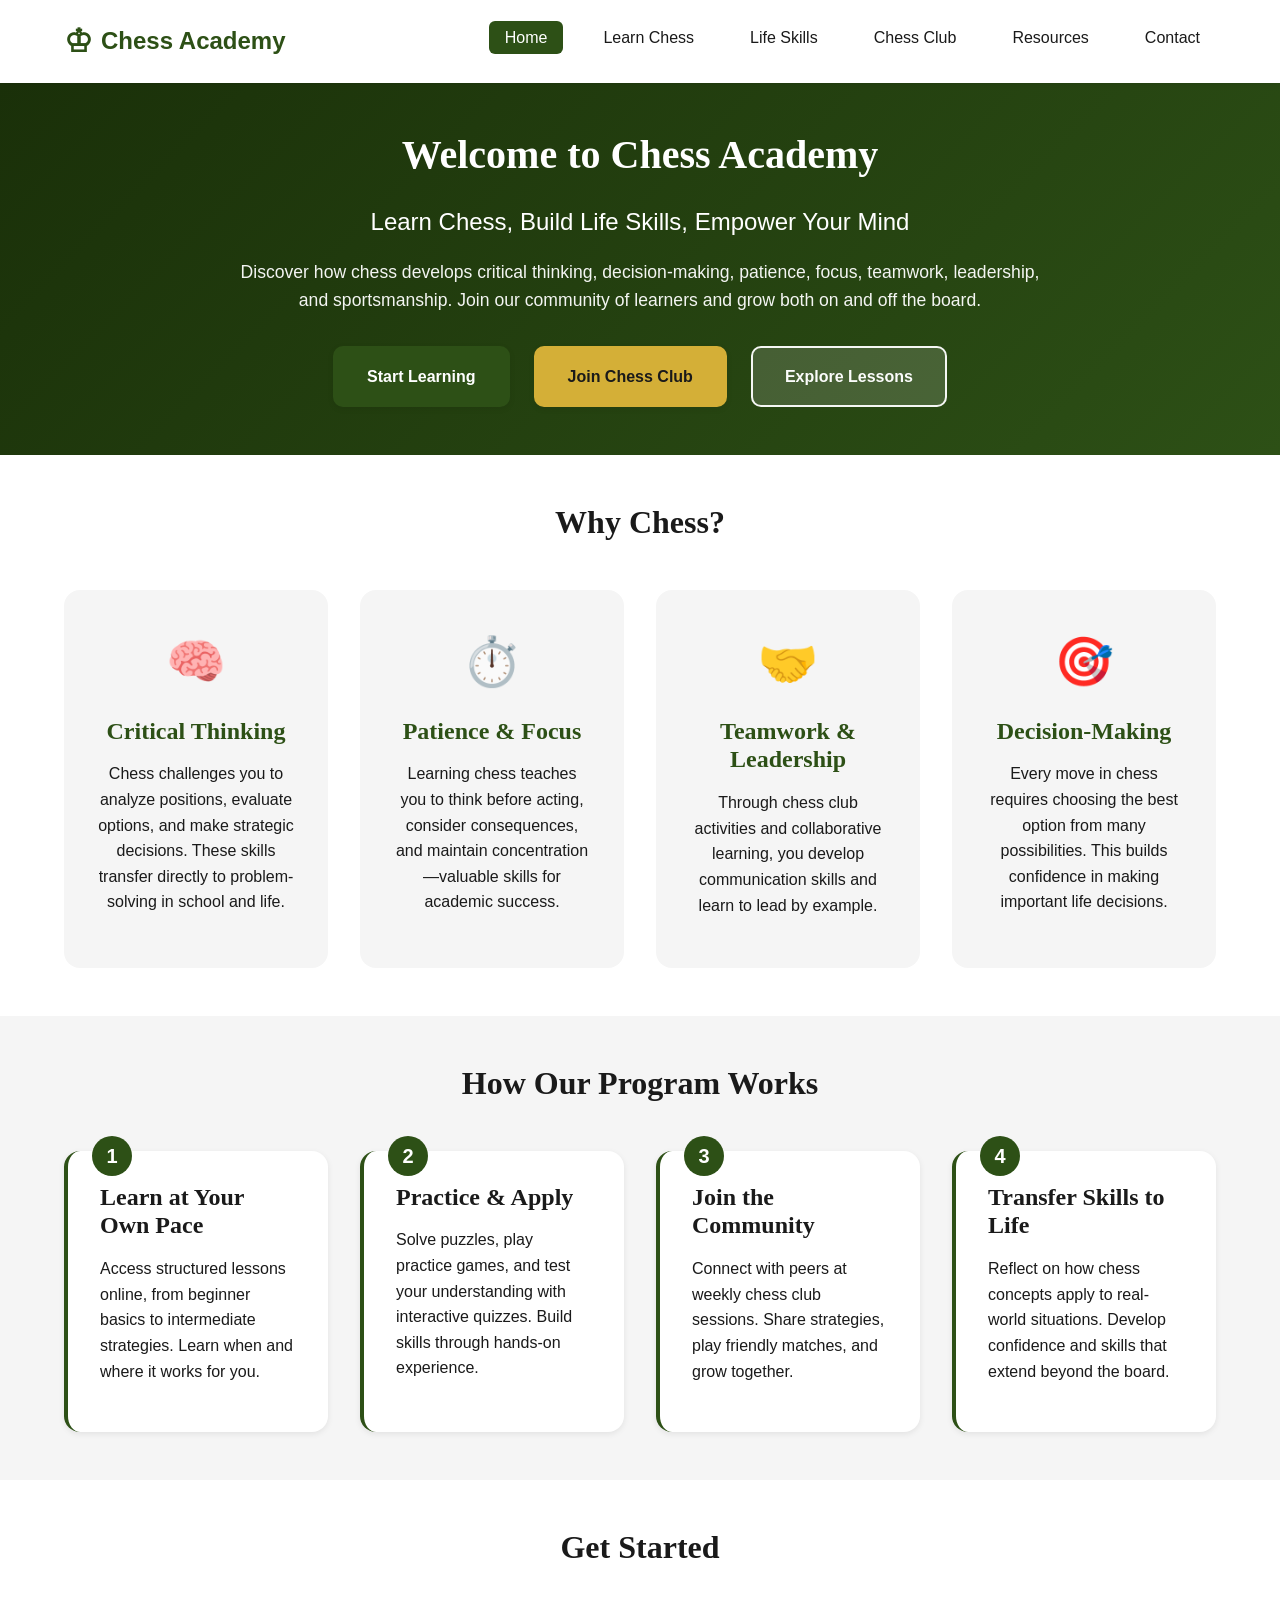
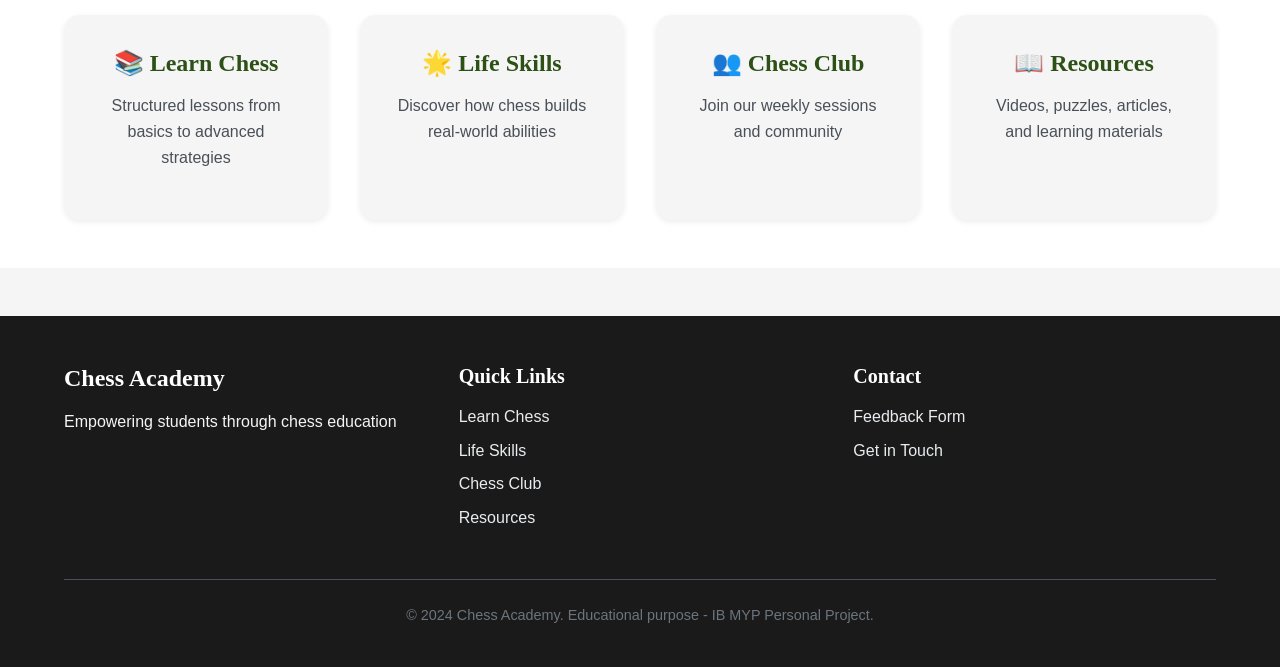
<file: docs/index.html>
<!DOCTYPE html>
<html lang="en">
<head>
    <meta charset="UTF-8">
    <meta name="viewport" content="width=device-width, initial-scale=1.0">
    <meta name="description" content="Educational chess website teaching chess skills and life skills to students aged 8-18">
    <title>Chess Academy -Learn Chess, Build Life Skills</title>
    <link rel="stylesheet" href="css/style.css">
</head>
<body>
    <!-- Navigation -->
    <nav class="navbar">
        <div class="container">
            <div class="nav-brand">
                <span class="chess-icon">♔</span>
                <span class="brand-text">Chess Academy</span>
            </div>
            <button class="nav-toggle" aria-label="Toggle navigation">
                <span></span>
                <span></span>
                <span></span>
            </button>
            <ul class="nav-menu">
                <li><a href="index.html" class="active">Home</a></li>
                <li><a href="learn.html">Learn Chess</a></li>
                <li><a href="life-skills.html">Life Skills</a></li>
                <li><a href="chess-club.html">Chess Club</a></li>
                <li><a href="resources.html">Resources</a></li>
                <li><a href="contact.html">Contact</a></li>
            </ul>
        </div>
    </nav>

    <!-- Hero Section -->
    <section class="hero">
        <div class="container">
            <div class="hero-content">
                <h1>Welcome to Chess Academy</h1>
                <p class="hero-subtitle">Learn Chess, Build Life Skills, Empower Your Mind</p>
                <p class="hero-description">
                    Discover how chess develops critical thinking, decision-making, patience, focus, 
                    teamwork, leadership, and sportsmanship. Join our community of learners and 
                    grow both on and off the board.
                </p>
                <div class="hero-buttons">
                    <a href="learn.html" class="btn btn-primary">Start Learning</a>
                    <a href="chess-club.html" class="btn btn-secondary">Join Chess Club</a>
                    <a href="learn.html" class="btn btn-outline">Explore Lessons</a>
                </div>
            </div>
        </div>
    </section>

    <!-- Purpose Section -->
    <section class="purpose-section">
        <div class="container">
            <h2>Why Chess?</h2>
            <div class="purpose-grid">
                <div class="purpose-card">
                    <div class="card-icon">🧠</div>
                    <h3>Critical Thinking</h3>
                    <p>Chess challenges you to analyze positions, evaluate options, and make strategic decisions. These skills transfer directly to problem-solving in school and life.</p>
                </div>
                <div class="purpose-card">
                    <div class="card-icon">⏱️</div>
                    <h3>Patience & Focus</h3>
                    <p>Learning chess teaches you to think before acting, consider consequences, and maintain concentration—valuable skills for academic success.</p>
                </div>
                <div class="purpose-card">
                    <div class="card-icon">🤝</div>
                    <h3>Teamwork & Leadership</h3>
                    <p>Through chess club activities and collaborative learning, you develop communication skills and learn to lead by example.</p>
                </div>
                <div class="purpose-card">
                    <div class="card-icon">🎯</div>
                    <h3>Decision-Making</h3>
                    <p>Every move in chess requires choosing the best option from many possibilities. This builds confidence in making important life decisions.</p>
                </div>
            </div>
        </div>
    </section>

    <!-- How It Works Section -->
    <section class="how-it-works">
        <div class="container">
            <h2>How Our Program Works</h2>
            <div class="steps-container">
                <div class="step">
                    <div class="step-number">1</div>
                    <h3>Learn at Your Own Pace</h3>
                    <p>Access structured lessons online, from beginner basics to intermediate strategies. Learn when and where it works for you.</p>
                </div>
                <div class="step">
                    <div class="step-number">2</div>
                    <h3>Practice & Apply</h3>
                    <p>Solve puzzles, play practice games, and test your understanding with interactive quizzes. Build skills through hands-on experience.</p>
                </div>
                <div class="step">
                    <div class="step-number">3</div>
                    <h3>Join the Community</h3>
                    <p>Connect with peers at weekly chess club sessions. Share strategies, play friendly matches, and grow together.</p>
                </div>
                <div class="step">
                    <div class="step-number">4</div>
                    <h3>Transfer Skills to Life</h3>
                    <p>Reflect on how chess concepts apply to real-world situations. Develop confidence and skills that extend beyond the board.</p>
                </div>
            </div>
        </div>
    </section>

    <!-- Quick Links Section -->
    <section class="quick-links">
        <div class="container">
            <h2>Get Started</h2>
            <div class="links-grid">
                <a href="learn.html" class="link-card">
                    <h3>📚 Learn Chess</h3>
                    <p>Structured lessons from basics to advanced strategies</p>
                </a>
                <a href="life-skills.html" class="link-card">
                    <h3>🌟 Life Skills</h3>
                    <p>Discover how chess builds real-world abilities</p>
                </a>
                <a href="chess-club.html" class="link-card">
                    <h3>👥 Chess Club</h3>
                    <p>Join our weekly sessions and community</p>
                </a>
                <a href="resources.html" class="link-card">
                    <h3>📖 Resources</h3>
                    <p>Videos, puzzles, articles, and learning materials</p>
                </a>
            </div>
        </div>
    </section>

    <!-- Footer -->
    <footer class="footer">
        <div class="container">
            <div class="footer-content">
                <div class="footer-section">
                    <h3>Chess Academy</h3>
                    <p>Empowering students through chess education</p>
                </div>
                <div class="footer-section">
                    <h4>Quick Links</h4>
                    <ul>
                        <li><a href="learn.html">Learn Chess</a></li>
                        <li><a href="life-skills.html">Life Skills</a></li>
                        <li><a href="chess-club.html">Chess Club</a></li>
                        <li><a href="resources.html">Resources</a></li>
                    </ul>
                </div>
                <div class="footer-section">
                    <h4>Contact</h4>
                    <ul>
                        <li><a href="contact.html">Feedback Form</a></li>
                        <li><a href="contact.html">Get in Touch</a></li>
                    </ul>
                </div>
            </div>
            <div class="footer-bottom">
                <p>&copy; 2024 Chess Academy. Educational purpose - IB MYP Personal Project.</p>
            </div>
        </div>
    </footer>

    <script src="js/main.js"></script>
</body>
</html>
</file>
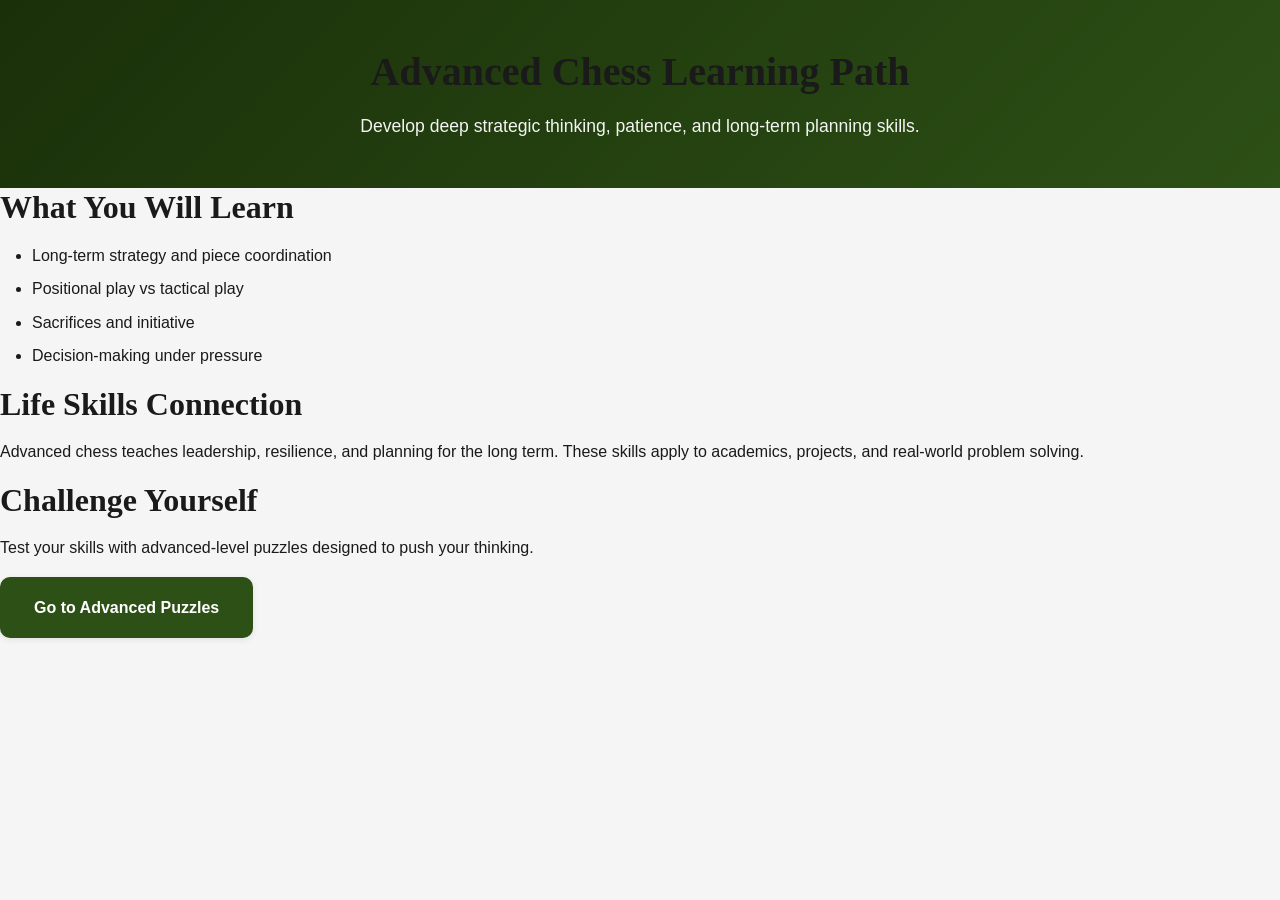
<file: advanced.html>
<!DOCTYPE html>
<html lang="en">
<head>
    <meta charset="UTF-8">
    <title>Advanced Chess Path</title>
    <link rel="stylesheet" href="css/style.css">
</head>
<body>

<header class="page-header">
    <h1>Advanced Chess Learning Path</h1>
    <p>Develop deep strategic thinking, patience, and long-term planning skills.</p>
</header>

<section class="content-section">
    <h2>What You Will Learn</h2>
    <ul>
        <li>Long-term strategy and piece coordination</li>
        <li>Positional play vs tactical play</li>
        <li>Sacrifices and initiative</li>
        <li>Decision-making under pressure</li>
    </ul>
</section>

<section class="content-section">
    <h2>Life Skills Connection</h2>
    <p>
        Advanced chess teaches leadership, resilience, and planning for the long term.
        These skills apply to academics, projects, and real-world problem solving.
    </p>
</section>

<section class="content-section">
    <h2>Challenge Yourself</h2>
    <p>Test your skills with advanced-level puzzles designed to push your thinking.</p>
    <a class="btn btn-primary" href="advanced-puzzles.html">Go to Advanced Puzzles</a>
</section>

</body>
</html>
</file>
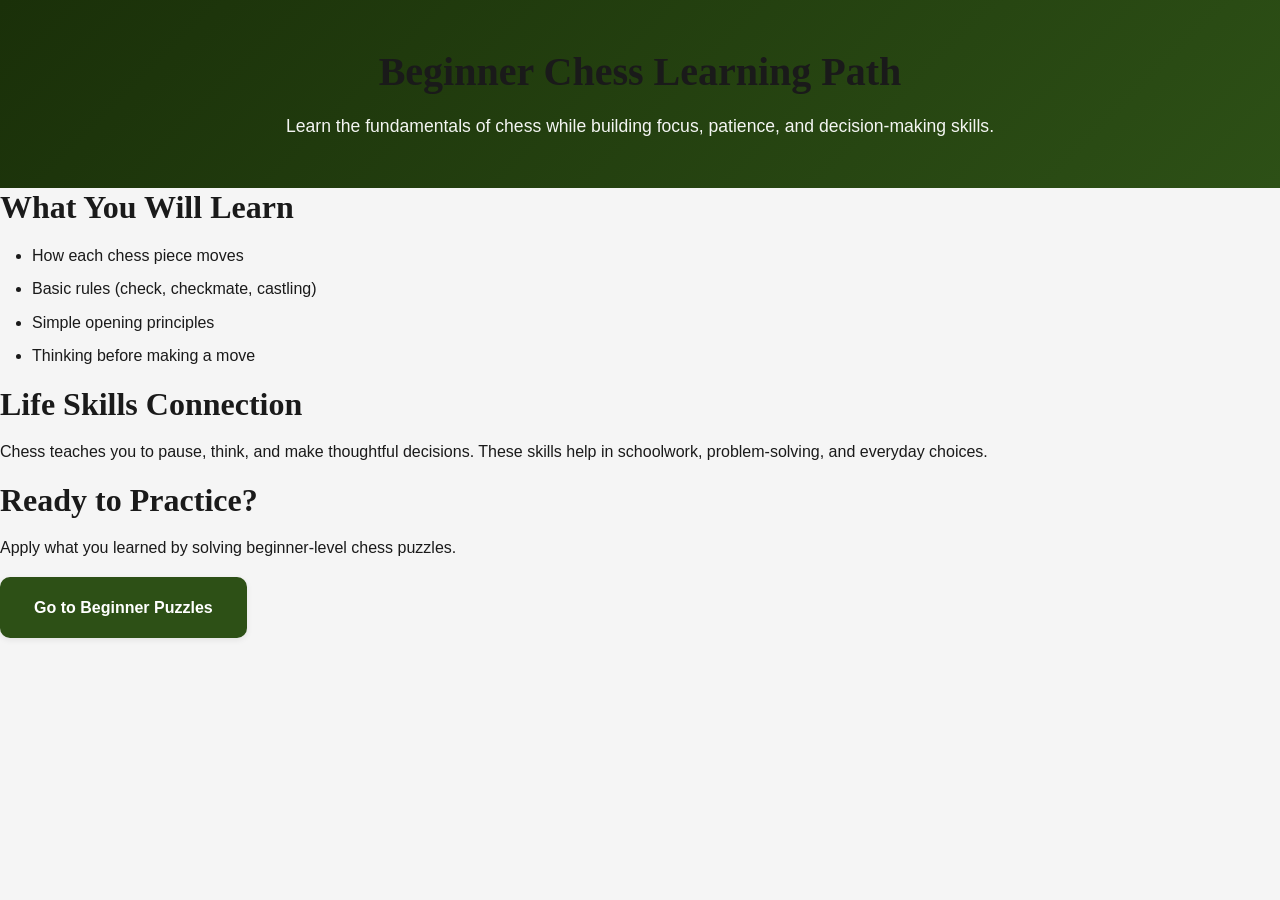
<file: beginner.html>
<!DOCTYPE html>
<html lang="en">
<head>
    <meta charset="UTF-8">
    <title>Beginner Chess Path</title>
    <link rel="stylesheet" href="css/style.css">
</head>
<body>

<header class="page-header">
    <h1>Beginner Chess Learning Path</h1>
    <p>Learn the fundamentals of chess while building focus, patience, and decision-making skills.</p>
</header>

<section class="content-section">
    <h2>What You Will Learn</h2>
    <ul>
        <li>How each chess piece moves</li>
        <li>Basic rules (check, checkmate, castling)</li>
        <li>Simple opening principles</li>
        <li>Thinking before making a move</li>
    </ul>
</section>

<section class="content-section">
    <h2>Life Skills Connection</h2>
    <p>
        Chess teaches you to pause, think, and make thoughtful decisions.
        These skills help in schoolwork, problem-solving, and everyday choices.
    </p>
</section>

<section class="content-section">
    <h2>Ready to Practice?</h2>
    <p>Apply what you learned by solving beginner-level chess puzzles.</p>
    <a class="btn btn-primary" href="beginner-puzzles.html">Go to Beginner Puzzles</a>
</section>

</body>
</html>
</file>
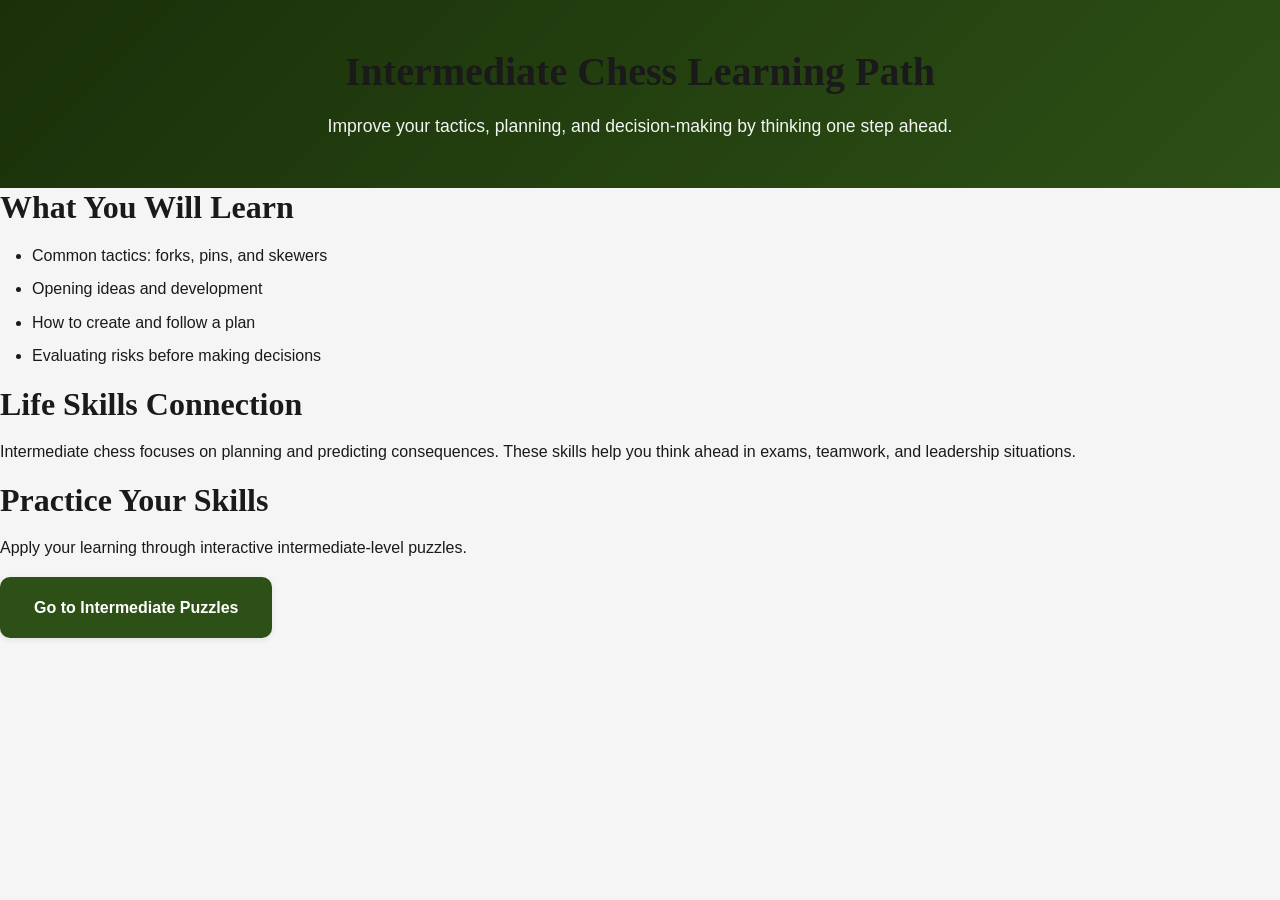
<file: intermediate.html>
<!DOCTYPE html>
<html lang="en">
<head>
    <meta charset="UTF-8">
    <title>Intermediate Chess Path</title>
    <link rel="stylesheet" href="css/style.css">
</head>
<body>

<header class="page-header">
    <h1>Intermediate Chess Learning Path</h1>
    <p>Improve your tactics, planning, and decision-making by thinking one step ahead.</p>
</header>

<section class="content-section">
    <h2>What You Will Learn</h2>
    <ul>
        <li>Common tactics: forks, pins, and skewers</li>
        <li>Opening ideas and development</li>
        <li>How to create and follow a plan</li>
        <li>Evaluating risks before making decisions</li>
    </ul>
</section>

<section class="content-section">
    <h2>Life Skills Connection</h2>
    <p>
        Intermediate chess focuses on planning and predicting consequences.
        These skills help you think ahead in exams, teamwork, and leadership situations.
    </p>
</section>

<section class="content-section">
    <h2>Practice Your Skills</h2>
    <p>Apply your learning through interactive intermediate-level puzzles.</p>
    <a class="btn btn-primary" href="intermediate-puzzles.html">Go to Intermediate Puzzles</a>
</section>

</body>
</html>
</file>
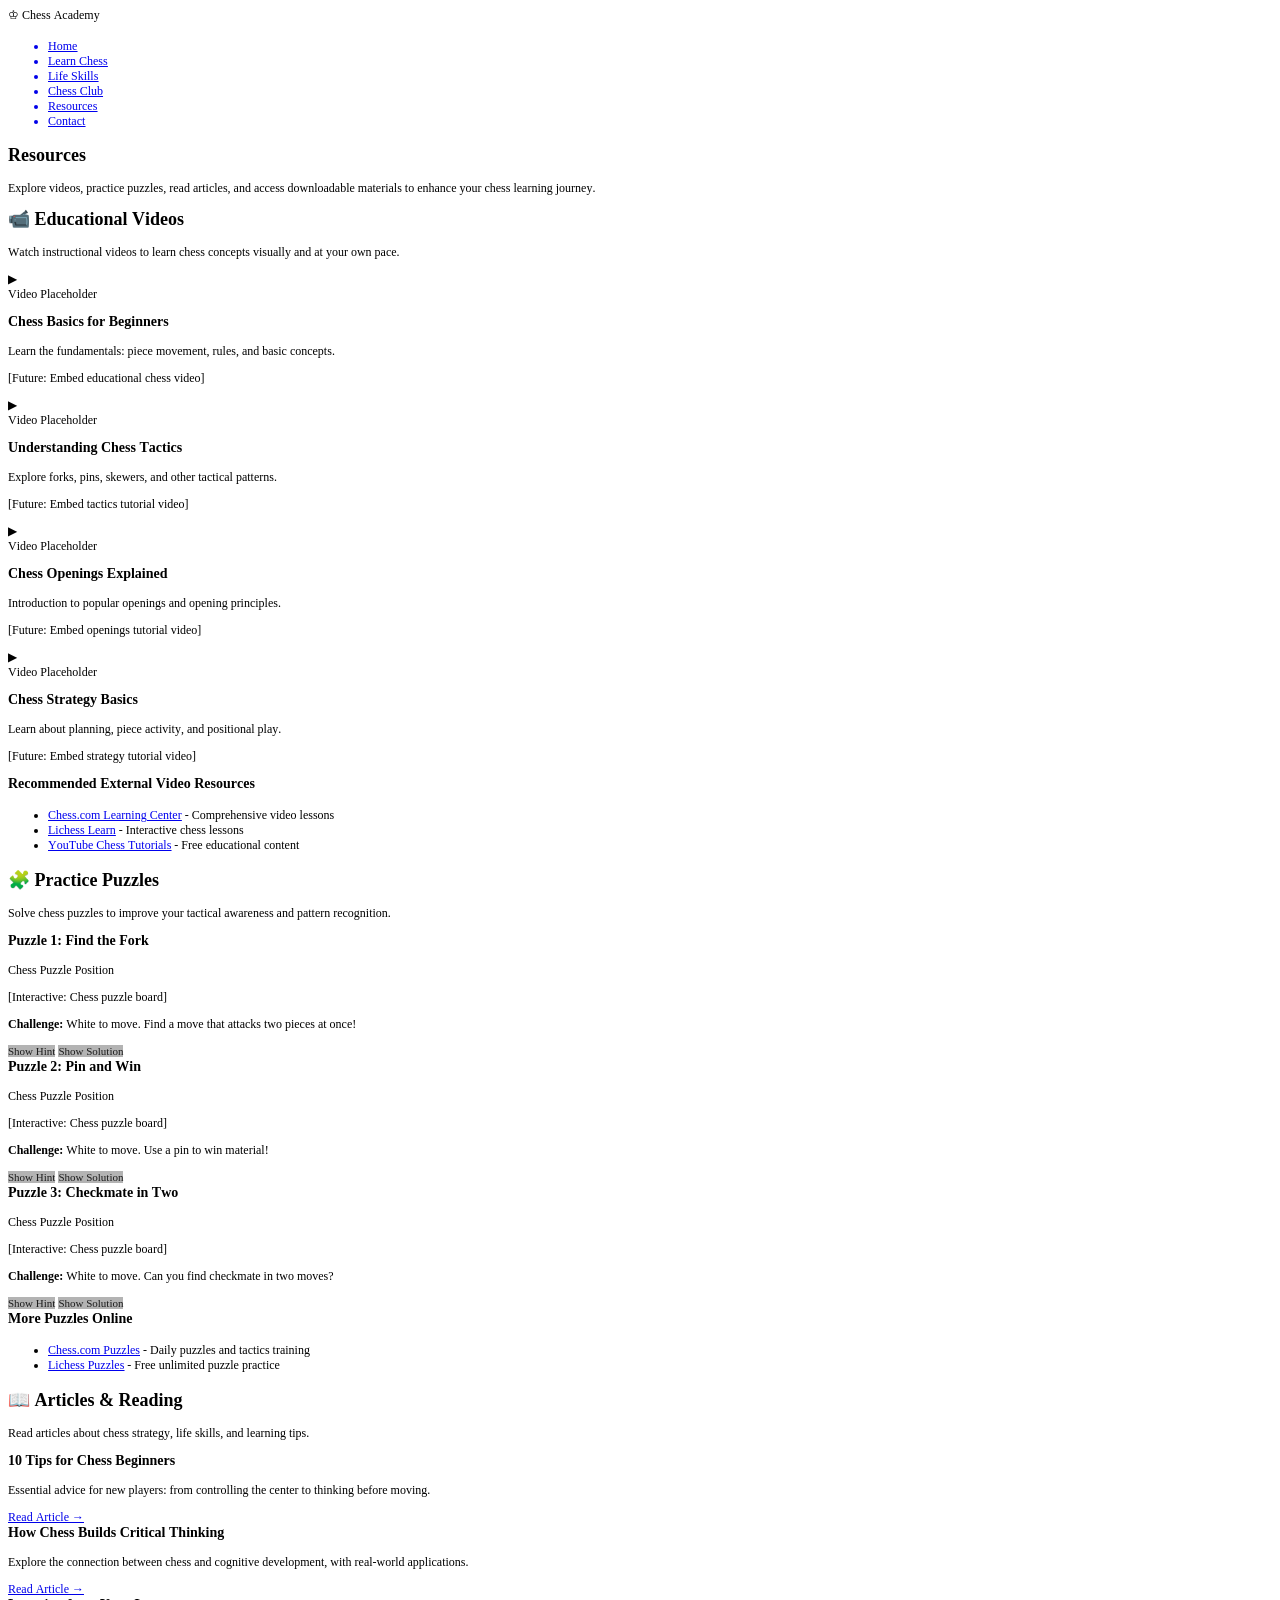
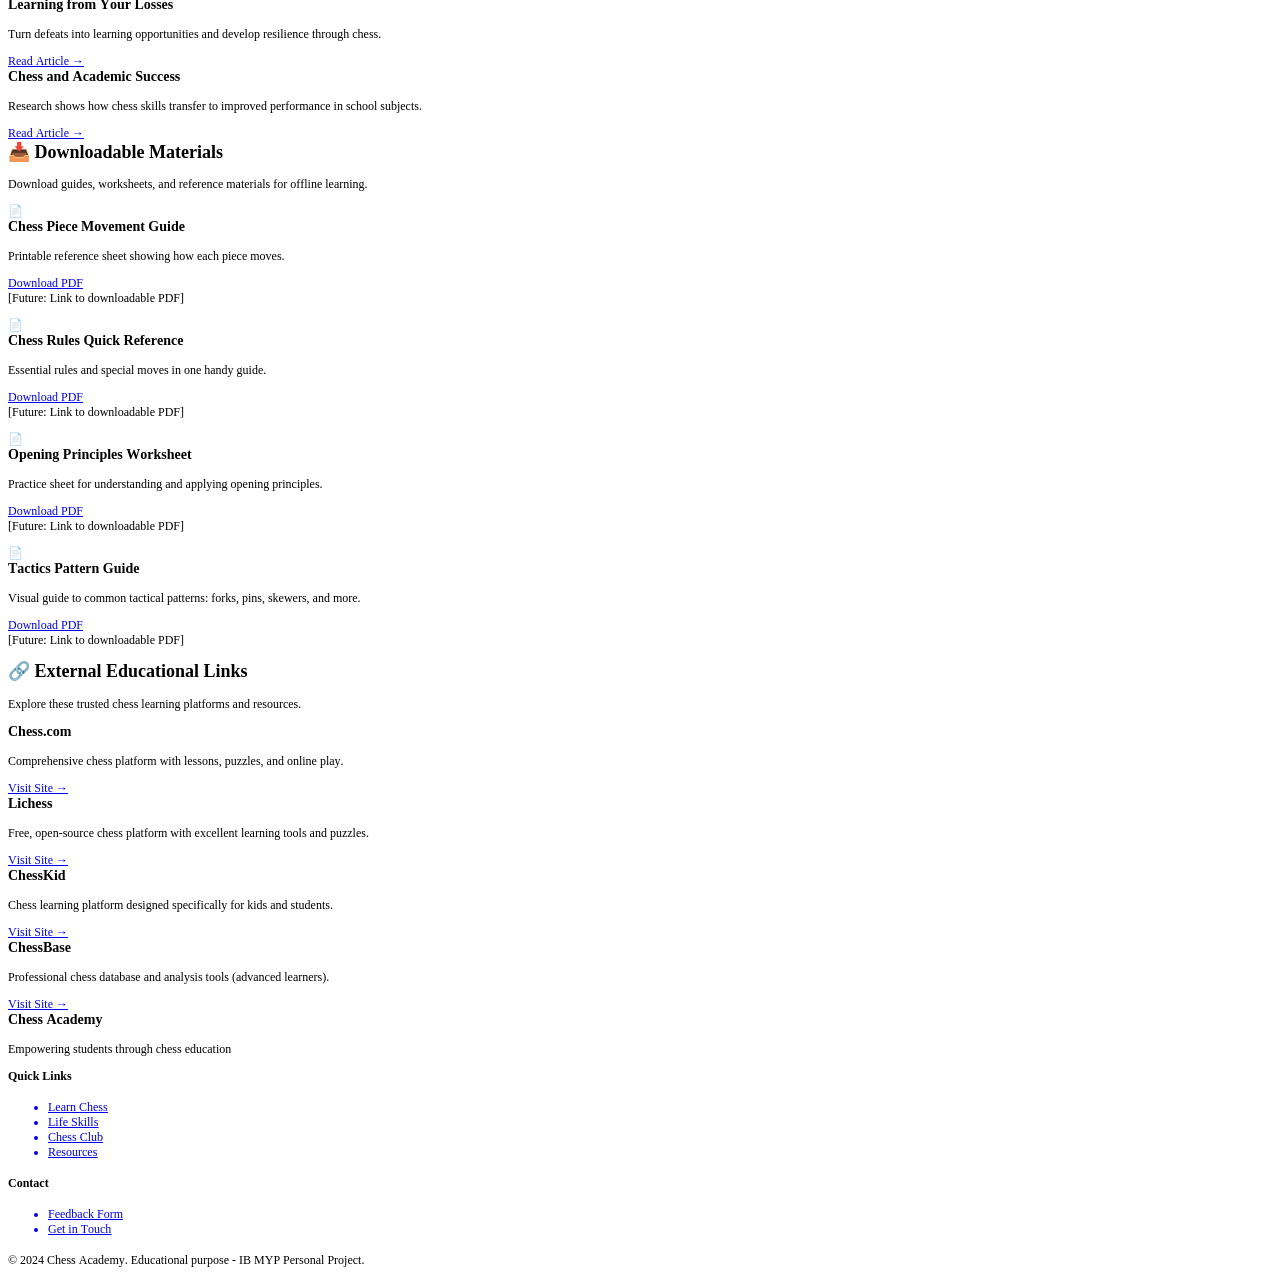
<file: resources copy.html>
<!DOCTYPE html PUBLIC "-//W3C//DTD HTML 4.01//EN" "http://www.w3.org/TR/html4/strict.dtd">
<html>
<head>
  <meta http-equiv="Content-Type" content="text/html; charset=utf-8">
  <meta http-equiv="Content-Style-Type" content="text/css">
  <title></title>
  <meta name="Description" content="Chess resources: videos, puzzles, articles, and learning materials">
  <meta name="Generator" content="Cocoa HTML Writer">
  <meta name="CocoaVersion" content="2685.1">
  <style type="text/css">
    p.p1 {margin: 0.0px 0.0px 0.0px 0.0px; font: 12.0px Times; -webkit-text-stroke: #000000}
    p.p2 {margin: 0.0px 0.0px 0.0px 0.0px; font: 12.0px Times; color: #0000e9; -webkit-text-stroke: #0000e9}
    p.p4 {margin: 0.0px 0.0px 12.0px 0.0px; font: 12.0px Times; -webkit-text-stroke: #000000}
    p.p5 {margin: 0.0px 0.0px 0.0px 0.0px; font: 12.0px 'Lucida Grande'; -webkit-text-stroke: #000000}
    p.p7 {margin: 0.0px 0.0px 0.0px 0.0px; font: 11.0px 'Helvetica Neue'; color: #000000; color: rgba(0, 0, 0, 0.85); -webkit-text-stroke: rgba(0, 0, 0, 0.85)}
    p.p8 {margin: 0.0px 0.0px 0.0px 0.0px; font: 12.0px 'Apple Color Emoji'; -webkit-text-stroke: #000000}
    li.li1 {margin: 0.0px 0.0px 0.0px 0.0px; font: 12.0px Times; -webkit-text-stroke: #000000}
    li.li2 {margin: 0.0px 0.0px 0.0px 0.0px; font: 12.0px Times; color: #0000e9; -webkit-text-stroke: #0000e9}
    span.s1 {font: 12.0px Menlo; font-kerning: none}
    span.s2 {font-kerning: none}
    span.s3 {-webkit-text-stroke: 0px #000000}
    span.s4 {text-decoration: underline ; font-kerning: none}
    span.s5 {font: 18.0px 'Apple Color Emoji'; font-kerning: none}
    span.s6 {color: #0000e9; -webkit-text-stroke: 0px #000000}
    span.s7 {text-decoration: underline ; font-kerning: none; -webkit-text-stroke: 0px #0000e9}
    span.s8 {font-kerning: none; background-color: #b3b3b3}
    span.s9 {font: 12.0px Times; font-kerning: none; color: #000000; -webkit-text-stroke: 0px #000000}
    span.s10 {font: 12.0px 'Times New Roman'; text-decoration: underline ; font-kerning: none}
    ul.ul1 {list-style-type: disc}
  </style>
</head>
<body>
<p class="p1"><span class="s1">♔</span><span class="s2"> Chess Academy</span></p>
<ul class="ul1">
  <li class="li2"><span class="s3"><a href="file:///Users/farupanjvani/Desktop/githubpp2/welcometochess/index.html"><span class="s4">Home</span></a></span></li>
  <li class="li2"><span class="s3"><a href="file:///Users/farupanjvani/Desktop/githubpp2/welcometochess/learn.html"><span class="s4">Learn Chess</span></a></span></li>
  <li class="li2"><span class="s3"><a href="file:///Users/farupanjvani/Desktop/githubpp2/welcometochess/life-skills.html"><span class="s4">Life Skills</span></a></span></li>
  <li class="li2"><span class="s3"><a href="file:///Users/farupanjvani/Desktop/githubpp2/welcometochess/chess-club.html"><span class="s4">Chess Club</span></a></span></li>
  <li class="li2"><span class="s3"><a href="file:///Users/farupanjvani/Desktop/githubpp2/welcometochess/resources.html"><span class="s4">Resources</span></a></span></li>
  <li class="li2"><span class="s3"><a href="file:///Users/farupanjvani/Desktop/githubpp2/welcometochess/contact.html"><span class="s4">Contact</span></a></span></li>
</ul>
<h1 style="margin: 0.0px 0.0px 14.9px 0.0px; font: 18.0px Times; -webkit-text-stroke: #000000"><span class="s2"><b>Resources</b></span></h1>
<p class="p4"><span class="s2">Explore videos, practice puzzles, read articles, and access downloadable materials to enhance your chess learning journey.</span></p>
<h2 style="margin: 0.0px 0.0px 14.9px 0.0px; font: 18.0px Times; -webkit-text-stroke: #000000"><span class="s5">📹</span><span class="s2"><b> Educational Videos</b></span></h2>
<p class="p4"><span class="s2">Watch instructional videos to learn chess concepts visually and at your own pace.</span></p>
<p class="p5"><span class="s2">▶</span></p>
<p class="p4"><span class="s2">Video Placeholder</span></p>
<h3 style="margin: 0.0px 0.0px 14.0px 0.0px; font: 14.0px Times; -webkit-text-stroke: #000000"><span class="s2"><b>Chess Basics for Beginners</b></span></h3>
<p class="p4"><span class="s2">Learn the fundamentals: piece movement, rules, and basic concepts.</span></p>
<p class="p4"><span class="s2">[Future: Embed educational chess video]</span></p>
<p class="p5"><span class="s2">▶</span></p>
<p class="p4"><span class="s2">Video Placeholder</span></p>
<h3 style="margin: 0.0px 0.0px 14.0px 0.0px; font: 14.0px Times; -webkit-text-stroke: #000000"><span class="s2"><b>Understanding Chess Tactics</b></span></h3>
<p class="p4"><span class="s2">Explore forks, pins, skewers, and other tactical patterns.</span></p>
<p class="p4"><span class="s2">[Future: Embed tactics tutorial video]</span></p>
<p class="p5"><span class="s2">▶</span></p>
<p class="p4"><span class="s2">Video Placeholder</span></p>
<h3 style="margin: 0.0px 0.0px 14.0px 0.0px; font: 14.0px Times; -webkit-text-stroke: #000000"><span class="s2"><b>Chess Openings Explained</b></span></h3>
<p class="p4"><span class="s2">Introduction to popular openings and opening principles.</span></p>
<p class="p4"><span class="s2">[Future: Embed openings tutorial video]</span></p>
<p class="p5"><span class="s2">▶</span></p>
<p class="p4"><span class="s2">Video Placeholder</span></p>
<h3 style="margin: 0.0px 0.0px 14.0px 0.0px; font: 14.0px Times; -webkit-text-stroke: #000000"><span class="s2"><b>Chess Strategy Basics</b></span></h3>
<p class="p4"><span class="s2">Learn about planning, piece activity, and positional play.</span></p>
<p class="p4"><span class="s2">[Future: Embed strategy tutorial video]</span></p>
<h3 style="margin: 0.0px 0.0px 14.0px 0.0px; font: 14.0px Times; -webkit-text-stroke: #000000"><span class="s2"><b>Recommended External Video Resources</b></span></h3>
<ul class="ul1">
  <li class="li1"><span class="s6"><a href="https://www.chess.com/learn-how-to-play-chess"><span class="s7">Chess.com Learning Center</span></a></span><span class="s2"> - Comprehensive video lessons</span></li>
  <li class="li1"><span class="s6"><a href="https://lichess.org/learn"><span class="s7">Lichess Learn</span></a></span><span class="s2"> - Interactive chess lessons</span></li>
  <li class="li1"><span class="s6"><a href="https://www.youtube.com/results?search_query=chess+for+beginners"><span class="s7">YouTube Chess Tutorials</span></a></span><span class="s2"> - Free educational content</span></li>
</ul>
<h2 style="margin: 0.0px 0.0px 14.9px 0.0px; font: 18.0px Times; -webkit-text-stroke: #000000"><span class="s5">🧩</span><span class="s2"><b> Practice Puzzles</b></span></h2>
<p class="p4"><span class="s2">Solve chess puzzles to improve your tactical awareness and pattern recognition.</span></p>
<h3 style="margin: 0.0px 0.0px 14.0px 0.0px; font: 14.0px Times; -webkit-text-stroke: #000000"><span class="s2"><b>Puzzle 1: Find the Fork</b></span></h3>
<p class="p4"><span class="s2">Chess Puzzle Position</span></p>
<p class="p4"><span class="s2">[Interactive: Chess puzzle board]</span></p>
<p class="p4"><span class="s2"><b>Challenge:</b> White to move. Find a move that attacks two pieces at once!</span></p>
<p class="p7"><span class="s8">Show Hint</span><span class="s9"> </span><span class="s8">Show Solution</span></p>
<h3 style="margin: 0.0px 0.0px 14.0px 0.0px; font: 14.0px Times; -webkit-text-stroke: #000000"><span class="s2"><b>Puzzle 2: Pin and Win</b></span></h3>
<p class="p4"><span class="s2">Chess Puzzle Position</span></p>
<p class="p4"><span class="s2">[Interactive: Chess puzzle board]</span></p>
<p class="p4"><span class="s2"><b>Challenge:</b> White to move. Use a pin to win material!</span></p>
<p class="p7"><span class="s8">Show Hint</span><span class="s9"> </span><span class="s8">Show Solution</span></p>
<h3 style="margin: 0.0px 0.0px 14.0px 0.0px; font: 14.0px Times; -webkit-text-stroke: #000000"><span class="s2"><b>Puzzle 3: Checkmate in Two</b></span></h3>
<p class="p4"><span class="s2">Chess Puzzle Position</span></p>
<p class="p4"><span class="s2">[Interactive: Chess puzzle board]</span></p>
<p class="p4"><span class="s2"><b>Challenge:</b> White to move. Can you find checkmate in two moves?</span></p>
<p class="p7"><span class="s8">Show Hint</span><span class="s9"> </span><span class="s8">Show Solution</span></p>
<h3 style="margin: 0.0px 0.0px 14.0px 0.0px; font: 14.0px Times; -webkit-text-stroke: #000000"><span class="s2"><b>More Puzzles Online</b></span></h3>
<ul class="ul1">
  <li class="li1"><span class="s6"><a href="https://www.chess.com/puzzles"><span class="s7">Chess.com Puzzles</span></a></span><span class="s2"> - Daily puzzles and tactics training</span></li>
  <li class="li1"><span class="s6"><a href="https://lichess.org/training"><span class="s7">Lichess Puzzles</span></a></span><span class="s2"> - Free unlimited puzzle practice</span></li>
</ul>
<h2 style="margin: 0.0px 0.0px 14.9px 0.0px; font: 18.0px Times; -webkit-text-stroke: #000000"><span class="s5">📖</span><span class="s2"><b> Articles &amp; Reading</b></span></h2>
<p class="p4"><span class="s2">Read articles about chess strategy, life skills, and learning tips.</span></p>
<h3 style="margin: 0.0px 0.0px 14.0px 0.0px; font: 14.0px Times; -webkit-text-stroke: #000000"><span class="s2"><b>10 Tips for Chess Beginners</b></span></h3>
<p class="p4"><span class="s2">Essential advice for new players: from controlling the center to thinking before moving.</span></p>
<p class="p2"><span class="s4">Read Article </span><span class="s10">→</span></p>
<h3 style="margin: 0.0px 0.0px 14.0px 0.0px; font: 14.0px Times; -webkit-text-stroke: #000000"><span class="s2"><b>How Chess Builds Critical Thinking</b></span></h3>
<p class="p4"><span class="s2">Explore the connection between chess and cognitive development, with real-world applications.</span></p>
<p class="p2"><span class="s4">Read Article </span><span class="s10">→</span></p>
<h3 style="margin: 0.0px 0.0px 14.0px 0.0px; font: 14.0px Times; -webkit-text-stroke: #000000"><span class="s2"><b>Learning from Your Losses</b></span></h3>
<p class="p4"><span class="s2">Turn defeats into learning opportunities and develop resilience through chess.</span></p>
<p class="p2"><span class="s4">Read Article </span><span class="s10">→</span></p>
<h3 style="margin: 0.0px 0.0px 14.0px 0.0px; font: 14.0px Times; -webkit-text-stroke: #000000"><span class="s2"><b>Chess and Academic Success</b></span></h3>
<p class="p4"><span class="s2">Research shows how chess skills transfer to improved performance in school subjects.</span></p>
<p class="p2"><span class="s4">Read Article </span><span class="s10">→</span></p>
<h2 style="margin: 0.0px 0.0px 14.9px 0.0px; font: 18.0px Times; -webkit-text-stroke: #000000"><span class="s5">📥</span><span class="s2"><b> Downloadable Materials</b></span></h2>
<p class="p4"><span class="s2">Download guides, worksheets, and reference materials for offline learning.</span></p>
<p class="p8"><span class="s2">📄</span></p>
<h3 style="margin: 0.0px 0.0px 14.0px 0.0px; font: 14.0px Times; -webkit-text-stroke: #000000"><span class="s2"><b>Chess Piece Movement Guide</b></span></h3>
<p class="p4"><span class="s2">Printable reference sheet showing how each piece moves.</span></p>
<p class="p2"><span class="s4">Download PDF</span></p>
<p class="p4"><span class="s2">[Future: Link to downloadable PDF]</span></p>
<p class="p8"><span class="s2">📄</span></p>
<h3 style="margin: 0.0px 0.0px 14.0px 0.0px; font: 14.0px Times; -webkit-text-stroke: #000000"><span class="s2"><b>Chess Rules Quick Reference</b></span></h3>
<p class="p4"><span class="s2">Essential rules and special moves in one handy guide.</span></p>
<p class="p2"><span class="s4">Download PDF</span></p>
<p class="p4"><span class="s2">[Future: Link to downloadable PDF]</span></p>
<p class="p8"><span class="s2">📄</span></p>
<h3 style="margin: 0.0px 0.0px 14.0px 0.0px; font: 14.0px Times; -webkit-text-stroke: #000000"><span class="s2"><b>Opening Principles Worksheet</b></span></h3>
<p class="p4"><span class="s2">Practice sheet for understanding and applying opening principles.</span></p>
<p class="p2"><span class="s4">Download PDF</span></p>
<p class="p4"><span class="s2">[Future: Link to downloadable PDF]</span></p>
<p class="p8"><span class="s2">📄</span></p>
<h3 style="margin: 0.0px 0.0px 14.0px 0.0px; font: 14.0px Times; -webkit-text-stroke: #000000"><span class="s2"><b>Tactics Pattern Guide</b></span></h3>
<p class="p4"><span class="s2">Visual guide to common tactical patterns: forks, pins, skewers, and more.</span></p>
<p class="p2"><span class="s4">Download PDF</span></p>
<p class="p4"><span class="s2">[Future: Link to downloadable PDF]</span></p>
<h2 style="margin: 0.0px 0.0px 14.9px 0.0px; font: 18.0px Times; -webkit-text-stroke: #000000"><span class="s5">🔗</span><span class="s2"><b> External Educational Links</b></span></h2>
<p class="p4"><span class="s2">Explore these trusted chess learning platforms and resources.</span></p>
<h3 style="margin: 0.0px 0.0px 14.0px 0.0px; font: 14.0px Times; -webkit-text-stroke: #000000"><span class="s2"><b>Chess.com</b></span></h3>
<p class="p4"><span class="s2">Comprehensive chess platform with lessons, puzzles, and online play.</span></p>
<p class="p2"><span class="s4"><a href="https://www.chess.com/">Visit Site <span class="s10">→</span></a></span></p>
<h3 style="margin: 0.0px 0.0px 14.0px 0.0px; font: 14.0px Times; -webkit-text-stroke: #000000"><span class="s2"><b>Lichess</b></span></h3>
<p class="p4"><span class="s2">Free, open-source chess platform with excellent learning tools and puzzles.</span></p>
<p class="p2"><span class="s4"><a href="https://lichess.org/">Visit Site <span class="s10">→</span></a></span></p>
<h3 style="margin: 0.0px 0.0px 14.0px 0.0px; font: 14.0px Times; -webkit-text-stroke: #000000"><span class="s2"><b>ChessKid</b></span></h3>
<p class="p4"><span class="s2">Chess learning platform designed specifically for kids and students.</span></p>
<p class="p2"><span class="s4"><a href="https://www.chesskid.com/">Visit Site <span class="s10">→</span></a></span></p>
<h3 style="margin: 0.0px 0.0px 14.0px 0.0px; font: 14.0px Times; -webkit-text-stroke: #000000"><span class="s2"><b>ChessBase</b></span></h3>
<p class="p4"><span class="s2">Professional chess database and analysis tools (advanced learners).</span></p>
<p class="p2"><span class="s4"><a href="https://www.chessbase.com/">Visit Site <span class="s10">→</span></a></span></p>
<h3 style="margin: 0.0px 0.0px 14.0px 0.0px; font: 14.0px Times; -webkit-text-stroke: #000000"><span class="s2"><b>Chess Academy</b></span></h3>
<p class="p4"><span class="s2">Empowering students through chess education</span></p>
<h4 style="margin: 0.0px 0.0px 16.0px 0.0px; font: 12.0px Times; -webkit-text-stroke: #000000"><span class="s2"><b>Quick Links</b></span></h4>
<ul class="ul1">
  <li class="li2"><span class="s3"><a href="file:///Users/farupanjvani/Desktop/githubpp2/welcometochess/learn.html"><span class="s4">Learn Chess</span></a></span></li>
  <li class="li2"><span class="s3"><a href="file:///Users/farupanjvani/Desktop/githubpp2/welcometochess/life-skills.html"><span class="s4">Life Skills</span></a></span></li>
  <li class="li2"><span class="s3"><a href="file:///Users/farupanjvani/Desktop/githubpp2/welcometochess/chess-club.html"><span class="s4">Chess Club</span></a></span></li>
  <li class="li2"><span class="s3"><a href="file:///Users/farupanjvani/Desktop/githubpp2/welcometochess/resources.html"><span class="s4">Resources</span></a></span></li>
</ul>
<h4 style="margin: 0.0px 0.0px 16.0px 0.0px; font: 12.0px Times; -webkit-text-stroke: #000000"><span class="s2"><b>Contact</b></span></h4>
<ul class="ul1">
  <li class="li2"><span class="s3"><a href="file:///Users/farupanjvani/Desktop/githubpp2/welcometochess/contact.html"><span class="s4">Feedback Form</span></a></span></li>
  <li class="li2"><span class="s3"><a href="file:///Users/farupanjvani/Desktop/githubpp2/welcometochess/contact.html"><span class="s4">Get in Touch</span></a></span></li>
</ul>
<p class="p4"><span class="s2">© 2024 Chess Academy. Educational purpose - IB MYP Personal Project.</span></p>
</body>
</html>
</file>
<file: docs/css/style.css>
/* ============================================
   Chess Academy - Main Stylesheet
   Educational Chess Website - IB MYP Project
   ============================================ */

/* ===== CSS Variables (Color Palette) ===== */
:root {
    /* Chess-themed colors */
    --color-dark: #1a1a1a;
    --color-light: #f5f5f5;
    --color-white: #ffffff;
    --color-black: #000000;
    --color-green: #2d5016;
    --color-green-light: #4a7c2a;
    --color-green-dark: #1a3009;
    --color-gold: #d4af37;
    --color-gray: #6c757d;
    --color-gray-light: #e9ecef;
    --color-gray-dark: #495057;
    
    /* Accent colors */
    --color-primary: var(--color-green);
    --color-primary-light: var(--color-green-light);
    --color-primary-dark: var(--color-green-dark);
    --color-secondary: var(--color-gold);
    
    /* Typography */
    --font-primary: -apple-system, BlinkMacSystemFont, 'Segoe UI', Roboto, 'Helvetica Neue', Arial, sans-serif;
    --font-heading: Georgia, 'Times New Roman', serif;
    
    /* Spacing */
    --spacing-xs: 0.5rem;
    --spacing-sm: 1rem;
    --spacing-md: 1.5rem;
    --spacing-lg: 2rem;
    --spacing-xl: 3rem;
    
    /* Border radius */
    --radius-sm: 6px;
    --radius-md: 10px;
    --radius-lg: 16px;
    
    /* Shadows */
    --shadow-sm: 0 2px 6px rgba(0, 0, 0, 0.08);
    --shadow-md: 0 6px 14px rgba(0, 0, 0, 0.12);
    --shadow-lg: 0 12px 24px rgba(0, 0, 0, 0.16);
    
    /* Transitions */
    --transition: all 0.3s ease;
}

/* ===== Reset & Base Styles ===== */
* {
    margin: 0;
    padding: 0;
    box-sizing: border-box;
}

html {
    font-size: 16px;
    scroll-behavior: smooth;
}

body {
    font-family: var(--font-primary);
    line-height: 1.6;
    color: var(--color-dark);
    background-color: var(--color-light);
    -webkit-font-smoothing: antialiased;
    -moz-osx-font-smoothing: grayscale;
}

/* ===== Typography ===== */
h1, h2, h3, h4, h5, h6 {
    font-family: var(--font-heading);
    font-weight: 600;
    line-height: 1.2;
    margin-bottom: var(--spacing-sm);
    color: var(--color-dark);
}

h1 { font-size: 2.5rem; }
h2 { font-size: 2rem; }
h3 { font-size: 1.5rem; }
h4 { font-size: 1.25rem; }

p { margin-bottom: var(--spacing-sm); }

.section-header {
    text-align: center;
    max-width: 760px;
    margin: 0 auto var(--spacing-lg);
    color: var(--color-gray-dark);
}

.section-header h2 {
    margin-bottom: var(--spacing-sm);
}

a {
    color: var(--color-primary);
    text-decoration: none;
    transition: var(--transition);
}

a:hover {
    color: var(--color-primary-dark);
    text-decoration: underline;
}

ul, ol {
    margin-left: var(--spacing-lg);
    margin-bottom: var(--spacing-sm);
}

li { margin-bottom: var(--spacing-xs); }

.life-link {
    background: #eef7e9;
    border-left: 4px solid var(--color-primary);
    padding: var(--spacing-sm);
    border-radius: var(--radius-sm);
    color: var(--color-dark);
    margin: var(--spacing-sm) 0;
}

/* ===== Container ===== */
.container {
    max-width: 1200px;
    margin: 0 auto;
    padding: 0 var(--spacing-md);
}

/* ===== Navigation ===== */
.navbar {
    background-color: var(--color-white);
    box-shadow: var(--shadow-sm);
    position: sticky;
    top: 0;
    z-index: 1000;
    padding: var(--spacing-sm) 0;
}

.navbar .container {
    display: flex;
    justify-content: space-between;
    align-items: center;
}

.nav-brand {
    display: flex;
    align-items: center;
    gap: var(--spacing-xs);
    font-size: 1.5rem;
    font-weight: bold;
    color: var(--color-primary);
}

.chess-icon { font-size: 2rem; }

.nav-menu {
    display: flex;
    list-style: none;
    gap: var(--spacing-md);
    margin: 0;
}

.nav-menu a {
    color: var(--color-dark);
    padding: var(--spacing-xs) var(--spacing-sm);
    border-radius: var(--radius-sm);
    transition: var(--transition);
    text-decoration: none;
}

.nav-menu a:hover,
.nav-menu a.active {
    background-color: var(--color-primary);
    color: var(--color-white);
    text-decoration: none;
}

.nav-toggle {
    display: none;
    flex-direction: column;
    background: none;
    border: none;
    cursor: pointer;
    padding: var(--spacing-xs);
}

.nav-toggle span {
    width: 25px;
    height: 3px;
    background-color: var(--color-dark);
    margin: 3px 0;
    transition: var(--transition);
}

/* ===== Buttons ===== */
.btn {
    display: inline-block;
    padding: var(--spacing-sm) var(--spacing-lg);
    border-radius: var(--radius-md);
    font-weight: 600;
    text-align: center;
    cursor: pointer;
    transition: var(--transition);
    border: 2px solid transparent;
    text-decoration: none;
    font-size: 1rem;
}

.btn-primary {
    background-color: var(--color-primary);
    color: var(--color-white);
    box-shadow: var(--shadow-sm);
}

.btn-primary:hover {
    background-color: var(--color-primary-dark);
    color: var(--color-white);
    text-decoration: none;
    transform: translateY(-2px);
    box-shadow: var(--shadow-md);
}

.btn-secondary {
    background-color: var(--color-secondary);
    color: var(--color-dark);
    box-shadow: var(--shadow-sm);
}

.btn-secondary:hover {
    background-color: #c19d2f;
    color: var(--color-dark);
    text-decoration: none;
    transform: translateY(-2px);
    box-shadow: var(--shadow-md);
}

.btn-outline {
    background-color: transparent;
    border: 2px solid var(--color-primary);
    color: var(--color-primary);
}

.hero .btn-outline {
    background-color: rgba(255, 255, 255, 0.15);
    border-color: rgba(255, 255, 255, 0.95);
    color: rgba(255, 255, 255, 0.98);
}

.hero .btn-outline:hover {
    background-color: rgba(255, 255, 255, 0.95);
    color: var(--color-primary-dark);
    border-color: rgba(255, 255, 255, 0.95);
}


.btn-outline:hover {
    background-color: var(--color-primary);
    color: var(--color-white);
    text-decoration: none;
}

/* ===== Hero Section ===== */
.hero {
    background: linear-gradient(135deg, var(--color-primary-dark) 0%, var(--color-primary) 100%);
    color: var(--color-white);
    padding: var(--spacing-xl) 0;
    text-align: center;
}

.hero-content h1 { color: var(--color-white); margin-bottom: var(--spacing-md); }
.hero-subtitle { font-size: 1.5rem; font-weight: 300; margin-bottom: var(--spacing-sm); }
.hero-description {
    font-size: 1.1rem;
    max-width: 800px;
    margin: 0 auto var(--spacing-lg);
    opacity: 0.95;
}

.hero-buttons {
    display: flex;
    gap: var(--spacing-md);
    justify-content: center;
    flex-wrap: wrap;
}

/* ===== Purpose Section ===== */
.purpose-section {
    padding: var(--spacing-xl) 0;
    background-color: var(--color-white);
}

.purpose-section h2 { text-align: center; margin-bottom: var(--spacing-xl); }

.purpose-grid {
    display: grid;
    grid-template-columns: repeat(auto-fit, minmax(250px, 1fr));
    gap: var(--spacing-lg);
}

.purpose-card {
    background-color: var(--color-light);
    padding: var(--spacing-lg);
    border-radius: var(--radius-lg);
    text-align: center;
    transition: var(--transition);
    border: 2px solid transparent;
}

.purpose-card:hover {
    transform: translateY(-5px);
    box-shadow: var(--shadow-lg);
    border-color: var(--color-primary);
}

.card-icon { font-size: 3rem; margin-bottom: var(--spacing-sm); }
.purpose-card h3 { color: var(--color-primary); margin-bottom: var(--spacing-sm); }

/* ===== How It Works Section ===== */
.how-it-works {
    padding: var(--spacing-xl) 0;
    background-color: var(--color-light);
}

.how-it-works h2 { text-align: center; margin-bottom: var(--spacing-xl); }

.steps-container {
    display: grid;
    grid-template-columns: repeat(auto-fit, minmax(250px, 1fr));
    gap: var(--spacing-lg);
}

.step {
    background-color: var(--color-white);
    padding: var(--spacing-lg);
    border-radius: var(--radius-lg);
    position: relative;
    border-left: 4px solid var(--color-primary);
    box-shadow: var(--shadow-sm);
}

.step-number {
    position: absolute;
    top: -15px;
    left: var(--spacing-md);
    background-color: var(--color-primary);
    color: var(--color-white);
    width: 40px;
    height: 40px;
    border-radius: 50%;
    display: flex;
    align-items: center;
    justify-content: center;
    font-weight: bold;
    font-size: 1.25rem;
}

/* ===== Learning Paths Section ===== */
.learning-paths {
    padding: var(--spacing-xl) 0;
    background: var(--color-white);
}

.path-grid {
    display: grid;
    grid-template-columns: repeat(auto-fit, minmax(280px, 1fr));
    gap: var(--spacing-lg);
}

.path-card {
    background: linear-gradient(180deg, #ffffff 0%, #f3f6ef 100%);
    border: 1px solid var(--color-gray-light);
    border-radius: var(--radius-lg);
    padding: var(--spacing-lg);
    box-shadow: var(--shadow-sm);
    transition: var(--transition);
}

.path-card:hover {
    transform: translateY(-6px);
    box-shadow: var(--shadow-lg);
}

.path-tag {
    display: inline-block;
    background: #e8f5e9;
    color: var(--color-primary);
    padding: 4px 10px;
    border-radius: 999px;
    font-weight: 600;
    font-size: 0.9rem;
    margin-bottom: var(--spacing-sm);
}

.tag-intermediate { background: #fff5e1; color: #c18800; }

.path-highlights {
    margin: var(--spacing-sm) 0 var(--spacing-md) var(--spacing-sm);
    color: var(--color-gray-dark);
}

/* ===== Quick Links Section ===== */
.quick-links { padding: var(--spacing-xl) 0; background-color: var(--color-white); }
.quick-links h2 { text-align: center; margin-bottom: var(--spacing-xl); }

.links-grid {
    display: grid;
    grid-template-columns: repeat(auto-fit, minmax(250px, 1fr));
    gap: var(--spacing-lg);
}

.link-card {
    background-color: var(--color-light);
    padding: var(--spacing-lg);
    border-radius: var(--radius-lg);
    text-align: center;
    transition: var(--transition);
    display: block;
    border: 2px solid transparent;
    box-shadow: var(--shadow-sm);
}

.link-card:hover {
    transform: translateY(-5px);
    box-shadow: var(--shadow-lg);
    border-color: var(--color-primary);
    text-decoration: none;
}

.link-card h3 { color: var(--color-primary); margin-bottom: var(--spacing-sm); }
.link-card p { color: var(--color-gray-dark); }

/* ===== Page Header ===== */
.page-header {
    background: linear-gradient(135deg, var(--color-primary-dark) 0%, var(--color-primary) 100%);
    color: var(--color-white);
    padding: var(--spacing-xl) 0;
    text-align: center;
}

.page-header p {
    font-size: 1.1rem;
    max-width: 800px;
    margin: 0 auto;
    opacity: 0.95;
}

/* ===== Lessons Section ===== */
.lessons-section { padding: var(--spacing-xl) 0; background-color: var(--color-light); }

.lesson-nav {
    display: flex;
    flex-wrap: wrap;
    gap: var(--spacing-sm);
    margin-bottom: var(--spacing-lg);
    justify-content: center;
}

.lesson-tab {
    padding: var(--spacing-sm) var(--spacing-md);
    background-color: var(--color-white);
    border: 2px solid var(--color-primary);
    border-radius: var(--radius-md);
    cursor: pointer;
    transition: var(--transition);
    font-size: 1rem;
    color: var(--color-primary);
    box-shadow: var(--shadow-sm);
}

.lesson-tab:hover { background-color: var(--color-primary-light); color: var(--color-white); }
.lesson-tab.active { background-color: var(--color-primary); color: var(--color-white); }

.lesson-content {
    background-color: var(--color-white);
    padding: var(--spacing-xl);
    border-radius: var(--radius-lg);
    box-shadow: var(--shadow-md);
}

.lesson-panel { display: none; }
.lesson-panel.active { display: block; }

.lesson-text h3 {
    color: var(--color-primary);
    margin-top: var(--spacing-lg);
    margin-bottom: var(--spacing-sm);
}

.lesson-text h3:first-child { margin-top: 0; }

.chess-board-demo {
    margin: var(--spacing-lg) 0;
    padding: var(--spacing-lg);
    background-color: var(--color-gray-light);
    border-radius: var(--radius-md);
    text-align: center;
}

.board-placeholder {
    padding: var(--spacing-xl);
    background-color: var(--color-white);
    border: 2px dashed var(--color-gray);
    border-radius: var(--radius-md);
}

.board-note { font-size: 0.9rem; color: var(--color-gray); font-style: italic; margin-top: var(--spacing-xs); }

.reflection-box {
    background-color: #fff9e6;
    border-left: 4px solid var(--color-secondary);
    padding: var(--spacing-md);
    margin: var(--spacing-lg) 0;
    border-radius: var(--radius-md);
}

.reflection-box h4 { color: var(--color-primary-dark); margin-bottom: var(--spacing-xs); }

.inline-reflection { margin-top: var(--spacing-sm); }

.interactive-quiz {
    background-color: #e8f5e9;
    border-left: 4px solid var(--color-primary);
    padding: var(--spacing-md);
    margin: var(--spacing-lg) 0;
    border-radius: var(--radius-md);
}

.interactive-quiz h4 { color: var(--color-primary-dark); margin-bottom: var(--spacing-xs); }

.quiz-option {
    display: block;
    width: 100%;
    padding: var(--spacing-sm);
    margin: var(--spacing-xs) 0;
    background-color: var(--color-white);
    border: 2px solid var(--color-primary);
    border-radius: var(--radius-sm);
    cursor: pointer;
    transition: var(--transition);
    text-align: left;
}

.quiz-option:hover { background-color: var(--color-primary-light); color: var(--color-white); }

.quiz-option.correct { background-color: #4caf50; color: var(--color-white); border-color: #4caf50; }
.quiz-option.incorrect { background-color: #f44336; color: var(--color-white); border-color: #f44336; }

.quiz-feedback { margin-top: var(--spacing-sm); font-weight: 500; }

.lesson-completion {
    background-color: #e8f5e9;
    padding: var(--spacing-lg);
    border-radius: var(--radius-md);
    text-align: center;
    margin-top: var(--spacing-xl);
}

/* ===== Practice Section ===== */
.practice-section {
    padding: var(--spacing-xl) 0;
    background: var(--color-white);
}

.practice-grid {
    display: grid;
    grid-template-columns: repeat(auto-fit, minmax(280px, 1fr));
    gap: var(--spacing-lg);
}

.practice-card {
    background: linear-gradient(180deg, #ffffff 0%, #f7faf5 100%);
    border: 1px solid var(--color-gray-light);
    border-radius: var(--radius-lg);
    padding: var(--spacing-lg);
    box-shadow: var(--shadow-sm);
    transition: var(--transition);
}

.practice-card:hover { transform: translateY(-6px); box-shadow: var(--shadow-md); }

.practice-text { font-weight: 600; color: var(--color-dark); }

.options { margin: var(--spacing-sm) 0; }

/* ===== Chessboard (Real visuals) ===== */
/* Boards are rendered as an 8x8 grid. Pieces are SVGs in /assets/chess-pieces/ */
.chess-board,
.interactive-board,
.puzzle-board {
    width: min(520px, 100%);
    margin: var(--spacing-md) auto;
    display: grid;
    grid-template-columns: repeat(8, 1fr);
    aspect-ratio: 1 / 1;
    border-radius: var(--radius-lg);
    overflow: hidden;
    box-shadow: var(--shadow-md);
    border: 2px solid rgba(0,0,0,0.08);
    background: #1a1a1a;
}

.square {
    position: relative;
    display: flex;
    align-items: center;
    justify-content: center;
    user-select: none;
}

.square.light { background: #f0d9b5; }
.square.dark { background: #b58863; }

.piece {
    width: 86%;
    height: 86%;
    object-fit: contain;
    pointer-events: none; /* click handled by square */
    filter: drop-shadow(0 2px 2px rgba(0,0,0,0.25));
}

/* Board labels */
.file-label {
    position: absolute;
    bottom: 4px;
    right: 6px;
    font-size: 0.75rem;
    font-weight: 700;
    opacity: 0.7;
    color: rgba(0,0,0,0.7);
}
.square.dark .file-label { color: rgba(255,255,255,0.75); }

.rank-label {
    position: absolute;
    top: 4px;
    left: 6px;
    font-size: 0.75rem;
    font-weight: 700;
    opacity: 0.7;
    color: rgba(0,0,0,0.7);
}
.square.dark .rank-label { color: rgba(255,255,255,0.75); }

/* Interaction highlights */
.square.selected { outline: 4px solid rgba(45, 80, 22, 0.9); outline-offset: -4px; }
.square.hint { box-shadow: inset 0 0 0 4px rgba(212, 175, 55, 0.75); }
.square.bad { outline: 4px solid rgba(198, 40, 40, 0.9); outline-offset: -4px; }

/* ===== Puzzle pages ===== */
.puzzle-page { padding: var(--spacing-xl) 0; background: var(--color-light); }
.puzzle-shell {
    background: var(--color-white);
    border-radius: var(--radius-lg);
    padding: var(--spacing-xl);
    box-shadow: var(--shadow-md);
}
.puzzle-top {
    display: flex;
    gap: var(--spacing-lg);
    justify-content: space-between;
    align-items: flex-start;
    flex-wrap: wrap;
    margin-bottom: var(--spacing-md);
}
.puzzle-controls { display: flex; gap: var(--spacing-sm); flex-wrap: wrap; }
.puzzle-counter { color: var(--color-gray-dark); font-weight: 700; margin-bottom: var(--spacing-xs); }
.puzzle-title { margin-bottom: var(--spacing-xs); }
.puzzle-instruction { color: var(--color-gray-dark); }

.puzzle-feedback {
    margin-top: var(--spacing-md);
    padding: var(--spacing-sm);
    border-radius: var(--radius-md);
    border-left: 4px solid var(--color-gray);
    background: #f6f7f9;
}
.puzzle-feedback.good { border-left-color: #2e7d32; background: #e8f5e9; color: #1b5e20; }
.puzzle-feedback.bad { border-left-color: #c62828; background: #ffebee; color: #b71c1c; }
.puzzle-feedback.neutral { border-left-color: var(--color-secondary); background: #fff9e6; color: #5d4a00; }

.life-connection { margin-top: var(--spacing-lg); }
.cta-row { display: flex; gap: var(--spacing-md); justify-content: center; flex-wrap: wrap; margin-top: var(--spacing-lg); }

/* Path card actions */
.path-actions { display: flex; gap: var(--spacing-sm); flex-wrap: wrap; margin-top: var(--spacing-sm); }

/* ===== Life Skills Section ===== */
.life-skills-section { padding: var(--spacing-xl) 0; background-color: var(--color-light); }

.skill-card {
    background-color: var(--color-white);
    padding: var(--spacing-xl);
    border-radius: var(--radius-lg);
    margin-bottom: var(--spacing-lg);
    box-shadow: var(--shadow-md);
}

.skill-header {
    display: flex;
    align-items: center;
    gap: var(--spacing-md);
    margin-bottom: var(--spacing-md);
    padding-bottom: var(--spacing-md);
    border-bottom: 2px solid var(--color-gray-light);
}

.skill-icon { font-size: 3rem; }

.skill-content h3 { color: var(--color-primary); margin-top: var(--spacing-md); }

.skills-summary {
    background-color: var(--color-white);
    padding: var(--spacing-xl);
    border-radius: var(--radius-lg);
    text-align: center;
    margin-top: var(--spacing-xl);
    box-shadow: var(--shadow-md);
}

.cta-buttons {
    display: flex;
    gap: var(--spacing-md);
    justify-content: center;
    flex-wrap: wrap;
    margin-top: var(--spacing-lg);
}

/* ===== Chess Club Section ===== */
.club-section { padding: var(--spacing-xl) 0; background-color: var(--color-light); }

.club-intro {
    background-color: var(--color-white);
    padding: var(--spacing-xl);
    border-radius: var(--radius-lg);
    margin-bottom: var(--spacing-lg);
    box-shadow: var(--shadow-md);
    text-align: center;
}

.club-info-card {
    background-color: var(--color-white);
    padding: var(--spacing-xl);
    border-radius: var(--radius-lg);
    margin-bottom: var(--spacing-lg);
    box-shadow: var(--shadow-md);
}

.session-details { margin-top: var(--spacing-md); }

.detail-item {
    padding: var(--spacing-sm) 0;
    border-bottom: 1px solid var(--color-gray-light);
}

.detail-item:last-child { border-bottom: none; }

.session-structure { margin-top: var(--spacing-md); }
.session-structure ul { margin-left: var(--spacing-sm); }

.club-activities { margin-bottom: var(--spacing-lg); }
.club-activities h2 { text-align: center; margin-bottom: var(--spacing-lg); }

.activities-grid {
    display: grid;
    grid-template-columns: repeat(auto-fit, minmax(250px, 1fr));
    gap: var(--spacing-lg);
}

.activity-card {
    background-color: var(--color-white);
    padding: var(--spacing-lg);
    border-radius: var(--radius-lg);
    text-align: center;
    box-shadow: var(--shadow-sm);
    transition: var(--transition);
}

.activity-card:hover { transform: translateY(-5px); box-shadow: var(--shadow-lg); }

.activity-icon { font-size: 3rem; margin-bottom: var(--spacing-sm); }

.club-benefits {
    background-color: var(--color-white);
    padding: var(--spacing-xl);
    border-radius: var(--radius-lg);
    margin-bottom: var(--spacing-lg);
    box-shadow: var(--shadow-md);
}

.benefits-list { margin-top: var(--spacing-md); }

.benefit-item {
    display: flex;
    gap: var(--spacing-md);
    padding: var(--spacing-md) 0;
    border-bottom: 1px solid var(--color-gray-light);
}

.benefit-item:last-child { border-bottom: none; }

.checkmark {
    color: var(--color-primary);
    font-size: 1.5rem;
    font-weight: bold;
    flex-shrink: 0;
}

.photo-gallery {
    background-color: var(--color-white);
    padding: var(--spacing-xl);
    border-radius: var(--radius-lg);
    margin-bottom: var(--spacing-lg);
    box-shadow: var(--shadow-md);
}

.gallery-intro { text-align: center; margin-bottom: var(--spacing-md); }

.gallery-grid {
    display: grid;
    grid-template-columns: repeat(auto-fit, minmax(200px, 1fr));
    gap: var(--spacing-md);
}

.gallery-placeholder {
    aspect-ratio: 1;
    background-color: var(--color-gray-light);
    border: 2px dashed var(--color-gray);
    border-radius: var(--radius-md);
    display: flex;
    flex-direction: column;
    align-items: center;
    justify-content: center;
    padding: var(--spacing-md);
    text-align: center;
}

.gallery-placeholder p:first-child { font-size: 3rem; margin-bottom: var(--spacing-xs); }
.placeholder-note { font-size: 0.85rem; color: var(--color-gray); font-style: italic; }

.announcements {
    background-color: var(--color-white);
    padding: var(--spacing-xl);
    border-radius: var(--radius-lg);
    margin-bottom: var(--spacing-lg);
    box-shadow: var(--shadow-md);
}

.announcement-card {
    background-color: var(--color-light);
    padding: var(--spacing-md);
    border-radius: var(--radius-md);
    margin-bottom: var(--spacing-md);
    border-left: 4px solid var(--color-primary);
}

.announcement-date { font-size: 0.9rem; color: var(--color-gray); margin-bottom: var(--spacing-xs); }

.join-cta {
    background-color: var(--color-white);
    padding: var(--spacing-xl);
    border-radius: var(--radius-lg);
    text-align: center;
    box-shadow: var(--shadow-md);
}

/* ===== Resources Section ===== */
.resources-section { padding: var(--spacing-xl) 0; background-color: var(--color-light); }

.resource-category {
    background-color: var(--color-white);
    padding: var(--spacing-xl);
    border-radius: var(--radius-lg);
    margin-bottom: var(--spacing-lg);
    box-shadow: var(--shadow-md);
}

.category-description { margin-bottom: var(--spacing-lg); color: var(--color-gray-dark); }

.video-grid {
    display: grid;
    grid-template-columns: repeat(auto-fit, minmax(280px, 1fr));
    gap: var(--spacing-lg);
    margin-bottom: var(--spacing-lg);
}

.video-card { background-color: var(--color-light); border-radius: var(--radius-md); overflow: hidden; transition: var(--transition); }
.video-card:hover { transform: translateY(-5px); box-shadow: var(--shadow-lg); }

.video-placeholder {
    aspect-ratio: 16/9;
    background-color: var(--color-gray-dark);
    display: flex;
    flex-direction: column;
    align-items: center;
    justify-content: center;
    color: var(--color-white);
    position: relative;
}

.play-icon { font-size: 4rem; opacity: 0.7; }
.video-note { font-size: 0.85rem; color: var(--color-gray); font-style: italic; padding: var(--spacing-sm); }
.video-card h3 { padding: var(--spacing-sm); color: var(--color-primary); }
.video-card p { padding: 0 var(--spacing-sm) var(--spacing-sm); }

.external-links { margin-top: var(--spacing-lg); padding-top: var(--spacing-lg); border-top: 2px solid var(--color-gray-light); }
.external-links ul { list-style: none; margin-left: 0; }
.external-links li { padding: var(--spacing-xs) 0; }

.puzzles-container { display: grid; gap: var(--spacing-lg); }

.puzzle-card {
    background-color: var(--color-light);
    padding: var(--spacing-lg);
    border-radius: var(--radius-md);
    border-left: 4px solid var(--color-primary);
}

.puzzle-hint-btn,
.puzzle-solution-btn {
    margin: var(--spacing-xs) var(--spacing-xs) var(--spacing-xs) 0;
    padding: var(--spacing-xs) var(--spacing-sm);
    background-color: var(--color-primary);
    color: var(--color-white);
    border: none;
    border-radius: var(--radius-sm);
    cursor: pointer;
    transition: var(--transition);
}

.puzzle-hint-btn:hover,
.puzzle-solution-btn:hover { background-color: var(--color-primary-dark); }

.puzzle-hint,
.puzzle-solution {
    margin-top: var(--spacing-sm);
    padding: var(--spacing-sm);
    background-color: var(--color-white);
    border-radius: var(--radius-sm);
}

.articles-grid { display: grid; grid-template-columns: repeat(auto-fit, minmax(250px, 1fr)); gap: var(--spacing-lg); }

.article-card { background-color: var(--color-light); padding: var(--spacing-lg); border-radius: var(--radius-md); transition: var(--transition); }
.article-card:hover { transform: translateY(-5px); box-shadow: var(--shadow-md); }
.article-card h3 { color: var(--color-primary); margin-bottom: var(--spacing-sm); }
.read-more { display: inline-block; margin-top: var(--spacing-sm); color: var(--color-primary); font-weight: 500; }

.downloads-grid { display: grid; grid-template-columns: repeat(auto-fit, minmax(250px, 1fr)); gap: var(--spacing-lg); }

.download-card { background-color: var(--color-light); padding: var(--spacing-lg); border-radius: var(--radius-md); text-align: center; transition: var(--transition); }
.download-card:hover { transform: translateY(-5px); box-shadow: var(--shadow-md); }
.download-icon { font-size: 3rem; margin-bottom: var(--spacing-sm); }
.download-btn {
    display: inline-block;
    margin-top: var(--spacing-sm);
    padding: var(--spacing-xs) var(--spacing-md);
    background-color: var(--color-primary);
    color: var(--color-white);
    border-radius: var(--radius-sm);
    transition: var(--transition);
}

.download-btn:hover { background-color: var(--color-primary-dark); text-decoration: none; }
.download-note { font-size: 0.85rem; color: var(--color-gray); font-style: italic; margin-top: var(--spacing-xs); }

.links-list { display: grid; gap: var(--spacing-md); }

.external-link-card { background-color: var(--color-light); padding: var(--spacing-lg); border-radius: var(--radius-md); border-left: 4px solid var(--color-primary); }
.external-link-card h3 { color: var(--color-primary); margin-bottom: var(--spacing-xs); }
.external-link-btn { display: inline-block; margin-top: var(--spacing-sm); color: var(--color-primary); font-weight: 500; }

/* ===== Contact Section ===== */
.contact-section { padding: var(--spacing-xl) 0; background-color: var(--color-light); }

.contact-content {
    display: grid;
    grid-template-columns: 1fr 1fr;
    gap: var(--spacing-xl);
}

.form-container {
    background-color: var(--color-white);
    padding: var(--spacing-xl);
    border-radius: var(--radius-lg);
    box-shadow: var(--shadow-md);
}

.feedback-form { margin-top: var(--spacing-md); }

.form-group { margin-bottom: var(--spacing-md); }

.form-group label {
    display: block;
    margin-bottom: var(--spacing-xs);
    font-weight: 600;
    color: var(--color-dark);
}

.form-group input[type="text"],
.form-group input[type="email"],
.form-group select,
.form-group textarea {
    width: 100%;
    padding: var(--spacing-sm);
    border: 2px solid var(--color-gray-light);
    border-radius: var(--radius-sm);
    font-family: var(--font-primary);
    font-size: 1rem;
    transition: var(--transition);
    background: #fff;
}

.form-group input:focus,
.form-group select:focus,
.form-group textarea:focus {
    outline: none;
    border-color: var(--color-primary);
    box-shadow: 0 0 0 3px rgba(45, 80, 22, 0.1);
}

.checkbox-group { display: flex; flex-direction: column; gap: var(--spacing-xs); }
.checkbox-label { display: flex; align-items: center; gap: var(--spacing-xs); cursor: pointer; }
.checkbox-label input[type="checkbox"] { width: auto; cursor: pointer; }

.form-message { margin-top: var(--spacing-md); padding: var(--spacing-md); border-radius: var(--radius-md); }
.success-message { background-color: #e8f5e9; border-left: 4px solid #4caf50; color: #2e7d32; }

.contact-info { display: flex; flex-direction: column; gap: var(--spacing-md); }
.info-card { background-color: var(--color-white); padding: var(--spacing-lg); border-radius: var(--radius-lg); box-shadow: var(--shadow-sm); }
.info-card h3 { color: var(--color-primary); margin-bottom: var(--spacing-sm); }

/* ===== Footer ===== */
.footer {
    background-color: var(--color-dark);
    color: var(--color-light);
    padding: var(--spacing-xl) 0 var(--spacing-md);
    margin-top: var(--spacing-xl);
}

.footer-content {
    display: grid;
    grid-template-columns: repeat(auto-fit, minmax(200px, 1fr));
    gap: var(--spacing-lg);
    margin-bottom: var(--spacing-lg);
}

.footer-section h3,
.footer-section h4 { color: var(--color-white); margin-bottom: var(--spacing-sm); }

.footer-section ul { list-style: none; margin-left: 0; }
.footer-section a { color: var(--color-gray-light); transition: var(--transition); }
.footer-section a:hover { color: var(--color-white); text-decoration: none; }

.footer-bottom {
    text-align: center;
    padding-top: var(--spacing-md);
    border-top: 1px solid var(--color-gray-dark);
    color: var(--color-gray);
    font-size: 0.9rem;
}

/* ===== Responsive Design ===== */
@media (max-width: 768px) {
    html { font-size: 14px; }
    h1 { font-size: 2rem; }
    h2 { font-size: 1.75rem; }

    .nav-menu {
        position: fixed;
        left: -100%;
        top: 70px;
        flex-direction: column;
        background-color: var(--color-white);
        width: 100%;
        text-align: center;
        transition: var(--transition);
        box-shadow: var(--shadow-md);
        padding: var(--spacing-md) 0;
    }

    .nav-menu.active { left: 0; }
    .nav-toggle { display: flex; }

    .hero-buttons { flex-direction: column; align-items: center; }
    .hero-buttons .btn { width: 100%; max-width: 300px; }

    .purpose-grid,
    .steps-container,
    .links-grid,
    .activities-grid,
    .practice-grid,
    .path-grid { grid-template-columns: 1fr; }

    .contact-content { grid-template-columns: 1fr; }
    .lesson-nav { flex-direction: column; }
    .lesson-tab { width: 100%; }

    .video-grid,
    .articles-grid,
    .downloads-grid { grid-template-columns: 1fr; }

    .gallery-grid { grid-template-columns: repeat(2, 1fr); }

    .puzzle-shell { padding: var(--spacing-lg); }
}

@media (max-width: 480px) {
    .container { padding: 0 var(--spacing-sm); }
    .gallery-grid { grid-template-columns: 1fr; }
    .cta-buttons { flex-direction: column; }
    .cta-buttons .btn { width: 100%; }
}

/* ===== Accessibility Improvements ===== */
@media (prefers-contrast: high) {
    :root { --color-primary: #000000; --color-primary-dark: #000000; }
    .btn-primary { border: 2px solid var(--color-dark); }
}

@media (prefers-reduced-motion: reduce) {
    * { animation-duration: 0.01ms !important; animation-iteration-count: 1 !important; transition-duration: 0.01ms !important; }
}

/* Focus styles for keyboard navigation */
a:focus,
button:focus,
input:focus,
select:focus,
textarea:focus {
    outline: 3px solid var(--color-primary);
    outline-offset: 2px;
}

/* Skip to main content link (hidden but accessible) */
.skip-link {
    position: absolute;
    top: -40px;
    left: 0;
    background: var(--color-primary);
    color: var(--color-white);
    padding: 8px;
    text-decoration: none;
    z-index: 100;
}

.skip-link:focus { top: 0; }
/* --- Contact page layout fixes --- */
.contact-content{
  display: grid;
  grid-template-columns: 1.2fr 0.8fr;
  gap: 2rem;
  align-items: start;
}

.form-container, .contact-info{
  width: 100%;
}

/* Make form items stack properly */
.feedback-form{
  display: flex;
  flex-direction: column;
  gap: 1rem;
}

.form-group{
  width: 100%;
}

.form-group label{
  display: block;
  margin-bottom: 0.35rem;
}

.form-group input,
.form-group textarea{
  display: block;
  width: 100%;
  box-sizing: border-box;
}
@media (max-width: 900px){
  .contact-content{
    grid-template-columns: 1fr;
  }
}
.feedback-form .btn{
  width: auto;
  align-self: flex-start;
  padding: 0.8rem 1.2rem;
  font-size: 1rem;
}
/* ===== CONTACT PAGE HARD FIX (override) ===== */

.contact-content{
  display: flex !important;
  gap: 2rem !important;
  align-items: flex-start !important;
}

.form-container{
  flex: 1 1 60% !important;
  min-width: 320px !important;
}

.contact-info{
  flex: 1 1 40% !important;
  min-width: 260px !important;
}

/* Force form fields to stack (fixes "email on right") */
.feedback-form{
  display: block !important;
}

.feedback-form .form-group{
  display: block !important;
  width: 100% !important;
  margin-bottom: 1rem !important;
}

.feedback-form label{
  display: block !important;
  margin-bottom: 0.35rem !important;
}

.feedback-form input,
.feedback-form textarea{
  display: block !important;
  width: 100% !important;
  box-sizing: border-box !important;
}

/* Fix huge button */
.feedback-form button.btn{
  width: auto !important;
  display: inline-block !important;
  padding: 0.8rem 1.2rem !important;
  font-size: 1rem !important;
}

/* Mobile: stack columns */
@media (max-width: 900px){
  .contact-content{
    flex-direction: column !important;
  }
}
</file>
<file: css/style.css>
/* ============================================
   Chess Academy - Main Stylesheet
   Educational Chess Website - IB MYP Project
   ============================================ */

/* ===== CSS Variables (Color Palette) ===== */
:root {
    /* Chess-themed colors */
    --color-dark: #1a1a1a;
    --color-light: #f5f5f5;
    --color-white: #ffffff;
    --color-black: #000000;
    --color-green: #2d5016;
    --color-green-light: #4a7c2a;
    --color-green-dark: #1a3009;
    --color-gold: #d4af37;
    --color-gray: #6c757d;
    --color-gray-light: #e9ecef;
    --color-gray-dark: #495057;
    
    /* Accent colors */
    --color-primary: var(--color-green);
    --color-primary-light: var(--color-green-light);
    --color-primary-dark: var(--color-green-dark);
    --color-secondary: var(--color-gold);
    
    /* Typography */
    --font-primary: -apple-system, BlinkMacSystemFont, 'Segoe UI', Roboto, 'Helvetica Neue', Arial, sans-serif;
    --font-heading: Georgia, 'Times New Roman', serif;
    
    /* Spacing */
    --spacing-xs: 0.5rem;
    --spacing-sm: 1rem;
    --spacing-md: 1.5rem;
    --spacing-lg: 2rem;
    --spacing-xl: 3rem;
    
    /* Border radius */
    --radius-sm: 6px;
    --radius-md: 10px;
    --radius-lg: 16px;
    
    /* Shadows */
    --shadow-sm: 0 2px 6px rgba(0, 0, 0, 0.08);
    --shadow-md: 0 6px 14px rgba(0, 0, 0, 0.12);
    --shadow-lg: 0 12px 24px rgba(0, 0, 0, 0.16);
    
    /* Transitions */
    --transition: all 0.3s ease;
}

/* ===== Reset & Base Styles ===== */
* {
    margin: 0;
    padding: 0;
    box-sizing: border-box;
}

html {
    font-size: 16px;
    scroll-behavior: smooth;
}

body {
    font-family: var(--font-primary);
    line-height: 1.6;
    color: var(--color-dark);
    background-color: var(--color-light);
    -webkit-font-smoothing: antialiased;
    -moz-osx-font-smoothing: grayscale;
}

/* ===== Typography ===== */
h1, h2, h3, h4, h5, h6 {
    font-family: var(--font-heading);
    font-weight: 600;
    line-height: 1.2;
    margin-bottom: var(--spacing-sm);
    color: var(--color-dark);
}

h1 { font-size: 2.5rem; }
h2 { font-size: 2rem; }
h3 { font-size: 1.5rem; }
h4 { font-size: 1.25rem; }

p { margin-bottom: var(--spacing-sm); }

.section-header {
    text-align: center;
    max-width: 760px;
    margin: 0 auto var(--spacing-lg);
    color: var(--color-gray-dark);
}

.section-header h2 {
    margin-bottom: var(--spacing-sm);
}

a {
    color: var(--color-primary);
    text-decoration: none;
    transition: var(--transition);
}

a:hover {
    color: var(--color-primary-dark);
    text-decoration: underline;
}

ul, ol {
    margin-left: var(--spacing-lg);
    margin-bottom: var(--spacing-sm);
}

li { margin-bottom: var(--spacing-xs); }

.life-link {
    background: #eef7e9;
    border-left: 4px solid var(--color-primary);
    padding: var(--spacing-sm);
    border-radius: var(--radius-sm);
    color: var(--color-dark);
    margin: var(--spacing-sm) 0;
}

/* ===== Container ===== */
.container {
    max-width: 1200px;
    margin: 0 auto;
    padding: 0 var(--spacing-md);
}

/* ===== Navigation ===== */
.navbar {
    background-color: var(--color-white);
    box-shadow: var(--shadow-sm);
    position: sticky;
    top: 0;
    z-index: 1000;
    padding: var(--spacing-sm) 0;
}

.navbar .container {
    display: flex;
    justify-content: space-between;
    align-items: center;
}

.nav-brand {
    display: flex;
    align-items: center;
    gap: var(--spacing-xs);
    font-size: 1.5rem;
    font-weight: bold;
    color: var(--color-primary);
}

.chess-icon { font-size: 2rem; }

.nav-menu {
    display: flex;
    list-style: none;
    gap: var(--spacing-md);
    margin: 0;
}

.nav-menu a {
    color: var(--color-dark);
    padding: var(--spacing-xs) var(--spacing-sm);
    border-radius: var(--radius-sm);
    transition: var(--transition);
    text-decoration: none;
}

.nav-menu a:hover,
.nav-menu a.active {
    background-color: var(--color-primary);
    color: var(--color-white);
    text-decoration: none;
}

.nav-toggle {
    display: none;
    flex-direction: column;
    background: none;
    border: none;
    cursor: pointer;
    padding: var(--spacing-xs);
}

.nav-toggle span {
    width: 25px;
    height: 3px;
    background-color: var(--color-dark);
    margin: 3px 0;
    transition: var(--transition);
}

/* ===== Buttons ===== */
.btn {
    display: inline-block;
    padding: var(--spacing-sm) var(--spacing-lg);
    border-radius: var(--radius-md);
    font-weight: 600;
    text-align: center;
    cursor: pointer;
    transition: var(--transition);
    border: 2px solid transparent;
    text-decoration: none;
    font-size: 1rem;
}

.btn-primary {
    background-color: var(--color-primary);
    color: var(--color-white);
    box-shadow: var(--shadow-sm);
}

.btn-primary:hover {
    background-color: var(--color-primary-dark);
    color: var(--color-white);
    text-decoration: none;
    transform: translateY(-2px);
    box-shadow: var(--shadow-md);
}

.btn-secondary {
    background-color: var(--color-secondary);
    color: var(--color-dark);
    box-shadow: var(--shadow-sm);
}

.btn-secondary:hover {
    background-color: #c19d2f;
    color: var(--color-dark);
    text-decoration: none;
    transform: translateY(-2px);
    box-shadow: var(--shadow-md);
}

.btn-outline {
    background-color: transparent;
    border: 2px solid var(--color-primary);
    color: var(--color-primary);
}

.btn-outline:hover {
    background-color: var(--color-primary);
    color: var(--color-white);
    text-decoration: none;
}

/* ===== Hero Section ===== */
.hero {
    background: linear-gradient(135deg, var(--color-primary-dark) 0%, var(--color-primary) 100%);
    color: var(--color-white);
    padding: var(--spacing-xl) 0;
    text-align: center;
}

.hero-content h1 { color: var(--color-white); margin-bottom: var(--spacing-md); }
.hero-subtitle { font-size: 1.5rem; font-weight: 300; margin-bottom: var(--spacing-sm); }
.hero-description {
    font-size: 1.1rem;
    max-width: 800px;
    margin: 0 auto var(--spacing-lg);
    opacity: 0.95;
}

.hero-buttons {
    display: flex;
    gap: var(--spacing-md);
    justify-content: center;
    flex-wrap: wrap;
}

/* ===== Purpose Section ===== */
.purpose-section {
    padding: var(--spacing-xl) 0;
    background-color: var(--color-white);
}

.purpose-section h2 { text-align: center; margin-bottom: var(--spacing-xl); }

.purpose-grid {
    display: grid;
    grid-template-columns: repeat(auto-fit, minmax(250px, 1fr));
    gap: var(--spacing-lg);
}

.purpose-card {
    background-color: var(--color-light);
    padding: var(--spacing-lg);
    border-radius: var(--radius-lg);
    text-align: center;
    transition: var(--transition);
    border: 2px solid transparent;
}

.purpose-card:hover {
    transform: translateY(-5px);
    box-shadow: var(--shadow-lg);
    border-color: var(--color-primary);
}

.card-icon { font-size: 3rem; margin-bottom: var(--spacing-sm); }
.purpose-card h3 { color: var(--color-primary); margin-bottom: var(--spacing-sm); }

/* ===== How It Works Section ===== */
.how-it-works {
    padding: var(--spacing-xl) 0;
    background-color: var(--color-light);
}

.how-it-works h2 { text-align: center; margin-bottom: var(--spacing-xl); }

.steps-container {
    display: grid;
    grid-template-columns: repeat(auto-fit, minmax(250px, 1fr));
    gap: var(--spacing-lg);
}

.step {
    background-color: var(--color-white);
    padding: var(--spacing-lg);
    border-radius: var(--radius-lg);
    position: relative;
    border-left: 4px solid var(--color-primary);
    box-shadow: var(--shadow-sm);
}

.step-number {
    position: absolute;
    top: -15px;
    left: var(--spacing-md);
    background-color: var(--color-primary);
    color: var(--color-white);
    width: 40px;
    height: 40px;
    border-radius: 50%;
    display: flex;
    align-items: center;
    justify-content: center;
    font-weight: bold;
    font-size: 1.25rem;
}

/* ===== Learning Paths Section ===== */
.learning-paths {
    padding: var(--spacing-xl) 0;
    background: var(--color-white);
}

.path-grid {
    display: grid;
    grid-template-columns: repeat(auto-fit, minmax(280px, 1fr));
    gap: var(--spacing-lg);
}

.path-card {
    background: linear-gradient(180deg, #ffffff 0%, #f3f6ef 100%);
    border: 1px solid var(--color-gray-light);
    border-radius: var(--radius-lg);
    padding: var(--spacing-lg);
    box-shadow: var(--shadow-sm);
    transition: var(--transition);
}

.path-card:hover {
    transform: translateY(-6px);
    box-shadow: var(--shadow-lg);
}

.path-tag {
    display: inline-block;
    background: #e8f5e9;
    color: var(--color-primary);
    padding: 4px 10px;
    border-radius: 999px;
    font-weight: 600;
    font-size: 0.9rem;
    margin-bottom: var(--spacing-sm);
}

.tag-intermediate { background: #fff5e1; color: #c18800; }

.path-highlights {
    margin: var(--spacing-sm) 0 var(--spacing-md) var(--spacing-sm);
    color: var(--color-gray-dark);
}

/* ===== Quick Links Section ===== */
.quick-links { padding: var(--spacing-xl) 0; background-color: var(--color-white); }
.quick-links h2 { text-align: center; margin-bottom: var(--spacing-xl); }

.links-grid {
    display: grid;
    grid-template-columns: repeat(auto-fit, minmax(250px, 1fr));
    gap: var(--spacing-lg);
}

.link-card {
    background-color: var(--color-light);
    padding: var(--spacing-lg);
    border-radius: var(--radius-lg);
    text-align: center;
    transition: var(--transition);
    display: block;
    border: 2px solid transparent;
    box-shadow: var(--shadow-sm);
}

.link-card:hover {
    transform: translateY(-5px);
    box-shadow: var(--shadow-lg);
    border-color: var(--color-primary);
    text-decoration: none;
}

.link-card h3 { color: var(--color-primary); margin-bottom: var(--spacing-sm); }
.link-card p { color: var(--color-gray-dark); }

/* ===== Page Header ===== */
.page-header {
    background: linear-gradient(135deg, var(--color-primary-dark) 0%, var(--color-primary) 100%);
    color: var(--color-white);
    padding: var(--spacing-xl) 0;
    text-align: center;
}

.page-header p {
    font-size: 1.1rem;
    max-width: 800px;
    margin: 0 auto;
    opacity: 0.95;
}

/* ===== Lessons Section ===== */
.lessons-section { padding: var(--spacing-xl) 0; background-color: var(--color-light); }

.lesson-nav {
    display: flex;
    flex-wrap: wrap;
    gap: var(--spacing-sm);
    margin-bottom: var(--spacing-lg);
    justify-content: center;
}

.lesson-tab {
    padding: var(--spacing-sm) var(--spacing-md);
    background-color: var(--color-white);
    border: 2px solid var(--color-primary);
    border-radius: var(--radius-md);
    cursor: pointer;
    transition: var(--transition);
    font-size: 1rem;
    color: var(--color-primary);
    box-shadow: var(--shadow-sm);
}

.lesson-tab:hover { background-color: var(--color-primary-light); color: var(--color-white); }
.lesson-tab.active { background-color: var(--color-primary); color: var(--color-white); }

.lesson-content {
    background-color: var(--color-white);
    padding: var(--spacing-xl);
    border-radius: var(--radius-lg);
    box-shadow: var(--shadow-md);
}

.lesson-panel { display: none; }
.lesson-panel.active { display: block; }

.lesson-text h3 {
    color: var(--color-primary);
    margin-top: var(--spacing-lg);
    margin-bottom: var(--spacing-sm);
}

.lesson-text h3:first-child { margin-top: 0; }

.chess-board-demo {
    margin: var(--spacing-lg) 0;
    padding: var(--spacing-lg);
    background-color: var(--color-gray-light);
    border-radius: var(--radius-md);
    text-align: center;
}

.board-placeholder {
    padding: var(--spacing-xl);
    background-color: var(--color-white);
    border: 2px dashed var(--color-gray);
    border-radius: var(--radius-md);
}

.board-note { font-size: 0.9rem; color: var(--color-gray); font-style: italic; margin-top: var(--spacing-xs); }

.reflection-box {
    background-color: #fff9e6;
    border-left: 4px solid var(--color-secondary);
    padding: var(--spacing-md);
    margin: var(--spacing-lg) 0;
    border-radius: var(--radius-md);
}

.reflection-box h4 { color: var(--color-primary-dark); margin-bottom: var(--spacing-xs); }

.inline-reflection { margin-top: var(--spacing-sm); }

.interactive-quiz {
    background-color: #e8f5e9;
    border-left: 4px solid var(--color-primary);
    padding: var(--spacing-md);
    margin: var(--spacing-lg) 0;
    border-radius: var(--radius-md);
}

.interactive-quiz h4 { color: var(--color-primary-dark); margin-bottom: var(--spacing-xs); }

.quiz-option {
    display: block;
    width: 100%;
    padding: var(--spacing-sm);
    margin: var(--spacing-xs) 0;
    background-color: var(--color-white);
    border: 2px solid var(--color-primary);
    border-radius: var(--radius-sm);
    cursor: pointer;
    transition: var(--transition);
    text-align: left;
}

.quiz-option:hover { background-color: var(--color-primary-light); color: var(--color-white); }

.quiz-option.correct { background-color: #4caf50; color: var(--color-white); border-color: #4caf50; }
.quiz-option.incorrect { background-color: #f44336; color: var(--color-white); border-color: #f44336; }

.quiz-feedback { margin-top: var(--spacing-sm); font-weight: 500; }

.lesson-completion {
    background-color: #e8f5e9;
    padding: var(--spacing-lg);
    border-radius: var(--radius-md);
    text-align: center;
    margin-top: var(--spacing-xl);
}

/* ===== Practice Section ===== */
.practice-section {
    padding: var(--spacing-xl) 0;
    background: var(--color-white);
}

.practice-grid {
    display: grid;
    grid-template-columns: repeat(auto-fit, minmax(280px, 1fr));
    gap: var(--spacing-lg);
}

.practice-card {
    background: linear-gradient(180deg, #ffffff 0%, #f7faf5 100%);
    border: 1px solid var(--color-gray-light);
    border-radius: var(--radius-lg);
    padding: var(--spacing-lg);
    box-shadow: var(--shadow-sm);
    transition: var(--transition);
}

.practice-card:hover { transform: translateY(-6px); box-shadow: var(--shadow-md); }

.practice-text { font-weight: 600; color: var(--color-dark); }

.options { margin: var(--spacing-sm) 0; }

/* ===== Chessboard (Real visuals) ===== */
/* Boards are rendered as an 8x8 grid. Pieces are SVGs in /assets/chess-pieces/ */
.chess-board,
.interactive-board,
.puzzle-board {
    width: min(520px, 100%);
    margin: var(--spacing-md) auto;
    display: grid;
    grid-template-columns: repeat(8, 1fr);
    aspect-ratio: 1 / 1;
    border-radius: var(--radius-lg);
    overflow: hidden;
    box-shadow: var(--shadow-md);
    border: 2px solid rgba(0,0,0,0.08);
    background: #1a1a1a;
}

.square {
    position: relative;
    display: flex;
    align-items: center;
    justify-content: center;
    user-select: none;
}

.square.light { background: #f0d9b5; }
.square.dark { background: #b58863; }

.piece {
    width: 86%;
    height: 86%;
    object-fit: contain;
    pointer-events: none; /* click handled by square */
    filter: drop-shadow(0 2px 2px rgba(0,0,0,0.25));
}

/* Board labels */
.file-label {
    position: absolute;
    bottom: 4px;
    right: 6px;
    font-size: 0.75rem;
    font-weight: 700;
    opacity: 0.7;
    color: rgba(0,0,0,0.7);
}
.square.dark .file-label { color: rgba(255,255,255,0.75); }

.rank-label {
    position: absolute;
    top: 4px;
    left: 6px;
    font-size: 0.75rem;
    font-weight: 700;
    opacity: 0.7;
    color: rgba(0,0,0,0.7);
}
.square.dark .rank-label { color: rgba(255,255,255,0.75); }

/* Interaction highlights */
.square.selected { outline: 4px solid rgba(45, 80, 22, 0.9); outline-offset: -4px; }
.square.hint { box-shadow: inset 0 0 0 4px rgba(212, 175, 55, 0.75); }
.square.bad { outline: 4px solid rgba(198, 40, 40, 0.9); outline-offset: -4px; }

/* ===== Puzzle pages ===== */
.puzzle-page { padding: var(--spacing-xl) 0; background: var(--color-light); }
.puzzle-shell {
    background: var(--color-white);
    border-radius: var(--radius-lg);
    padding: var(--spacing-xl);
    box-shadow: var(--shadow-md);
}
.puzzle-top {
    display: flex;
    gap: var(--spacing-lg);
    justify-content: space-between;
    align-items: flex-start;
    flex-wrap: wrap;
    margin-bottom: var(--spacing-md);
}
.puzzle-controls { display: flex; gap: var(--spacing-sm); flex-wrap: wrap; }
.puzzle-counter { color: var(--color-gray-dark); font-weight: 700; margin-bottom: var(--spacing-xs); }
.puzzle-title { margin-bottom: var(--spacing-xs); }
.puzzle-instruction { color: var(--color-gray-dark); }

.puzzle-feedback {
    margin-top: var(--spacing-md);
    padding: var(--spacing-sm);
    border-radius: var(--radius-md);
    border-left: 4px solid var(--color-gray);
    background: #f6f7f9;
}
.puzzle-feedback.good { border-left-color: #2e7d32; background: #e8f5e9; color: #1b5e20; }
.puzzle-feedback.bad { border-left-color: #c62828; background: #ffebee; color: #b71c1c; }
.puzzle-feedback.neutral { border-left-color: var(--color-secondary); background: #fff9e6; color: #5d4a00; }

.life-connection { margin-top: var(--spacing-lg); }
.cta-row { display: flex; gap: var(--spacing-md); justify-content: center; flex-wrap: wrap; margin-top: var(--spacing-lg); }

/* Path card actions */
.path-actions { display: flex; gap: var(--spacing-sm); flex-wrap: wrap; margin-top: var(--spacing-sm); }

/* ===== Life Skills Section ===== */
.life-skills-section { padding: var(--spacing-xl) 0; background-color: var(--color-light); }

.skill-card {
    background-color: var(--color-white);
    padding: var(--spacing-xl);
    border-radius: var(--radius-lg);
    margin-bottom: var(--spacing-lg);
    box-shadow: var(--shadow-md);
}

.skill-header {
    display: flex;
    align-items: center;
    gap: var(--spacing-md);
    margin-bottom: var(--spacing-md);
    padding-bottom: var(--spacing-md);
    border-bottom: 2px solid var(--color-gray-light);
}

.skill-icon { font-size: 3rem; }

.skill-content h3 { color: var(--color-primary); margin-top: var(--spacing-md); }

.skills-summary {
    background-color: var(--color-white);
    padding: var(--spacing-xl);
    border-radius: var(--radius-lg);
    text-align: center;
    margin-top: var(--spacing-xl);
    box-shadow: var(--shadow-md);
}

.cta-buttons {
    display: flex;
    gap: var(--spacing-md);
    justify-content: center;
    flex-wrap: wrap;
    margin-top: var(--spacing-lg);
}

/* ===== Chess Club Section ===== */
.club-section { padding: var(--spacing-xl) 0; background-color: var(--color-light); }

.club-intro {
    background-color: var(--color-white);
    padding: var(--spacing-xl);
    border-radius: var(--radius-lg);
    margin-bottom: var(--spacing-lg);
    box-shadow: var(--shadow-md);
    text-align: center;
}

.club-info-card {
    background-color: var(--color-white);
    padding: var(--spacing-xl);
    border-radius: var(--radius-lg);
    margin-bottom: var(--spacing-lg);
    box-shadow: var(--shadow-md);
}

.session-details { margin-top: var(--spacing-md); }

.detail-item {
    padding: var(--spacing-sm) 0;
    border-bottom: 1px solid var(--color-gray-light);
}

.detail-item:last-child { border-bottom: none; }

.session-structure { margin-top: var(--spacing-md); }
.session-structure ul { margin-left: var(--spacing-sm); }

.club-activities { margin-bottom: var(--spacing-lg); }
.club-activities h2 { text-align: center; margin-bottom: var(--spacing-lg); }

.activities-grid {
    display: grid;
    grid-template-columns: repeat(auto-fit, minmax(250px, 1fr));
    gap: var(--spacing-lg);
}

.activity-card {
    background-color: var(--color-white);
    padding: var(--spacing-lg);
    border-radius: var(--radius-lg);
    text-align: center;
    box-shadow: var(--shadow-sm);
    transition: var(--transition);
}

.activity-card:hover { transform: translateY(-5px); box-shadow: var(--shadow-lg); }

.activity-icon { font-size: 3rem; margin-bottom: var(--spacing-sm); }

.club-benefits {
    background-color: var(--color-white);
    padding: var(--spacing-xl);
    border-radius: var(--radius-lg);
    margin-bottom: var(--spacing-lg);
    box-shadow: var(--shadow-md);
}

.benefits-list { margin-top: var(--spacing-md); }

.benefit-item {
    display: flex;
    gap: var(--spacing-md);
    padding: var(--spacing-md) 0;
    border-bottom: 1px solid var(--color-gray-light);
}

.benefit-item:last-child { border-bottom: none; }

.checkmark {
    color: var(--color-primary);
    font-size: 1.5rem;
    font-weight: bold;
    flex-shrink: 0;
}

.photo-gallery {
    background-color: var(--color-white);
    padding: var(--spacing-xl);
    border-radius: var(--radius-lg);
    margin-bottom: var(--spacing-lg);
    box-shadow: var(--shadow-md);
}

.gallery-intro { text-align: center; margin-bottom: var(--spacing-md); }

.gallery-grid {
    display: grid;
    grid-template-columns: repeat(auto-fit, minmax(200px, 1fr));
    gap: var(--spacing-md);
}

.gallery-placeholder {
    aspect-ratio: 1;
    background-color: var(--color-gray-light);
    border: 2px dashed var(--color-gray);
    border-radius: var(--radius-md);
    display: flex;
    flex-direction: column;
    align-items: center;
    justify-content: center;
    padding: var(--spacing-md);
    text-align: center;
}

.gallery-placeholder p:first-child { font-size: 3rem; margin-bottom: var(--spacing-xs); }
.placeholder-note { font-size: 0.85rem; color: var(--color-gray); font-style: italic; }

.announcements {
    background-color: var(--color-white);
    padding: var(--spacing-xl);
    border-radius: var(--radius-lg);
    margin-bottom: var(--spacing-lg);
    box-shadow: var(--shadow-md);
}

.announcement-card {
    background-color: var(--color-light);
    padding: var(--spacing-md);
    border-radius: var(--radius-md);
    margin-bottom: var(--spacing-md);
    border-left: 4px solid var(--color-primary);
}

.announcement-date { font-size: 0.9rem; color: var(--color-gray); margin-bottom: var(--spacing-xs); }

.join-cta {
    background-color: var(--color-white);
    padding: var(--spacing-xl);
    border-radius: var(--radius-lg);
    text-align: center;
    box-shadow: var(--shadow-md);
}

/* ===== Resources Section ===== */
.resources-section { padding: var(--spacing-xl) 0; background-color: var(--color-light); }

.resource-category {
    background-color: var(--color-white);
    padding: var(--spacing-xl);
    border-radius: var(--radius-lg);
    margin-bottom: var(--spacing-lg);
    box-shadow: var(--shadow-md);
}

.category-description { margin-bottom: var(--spacing-lg); color: var(--color-gray-dark); }

.video-grid {
    display: grid;
    grid-template-columns: repeat(auto-fit, minmax(280px, 1fr));
    gap: var(--spacing-lg);
    margin-bottom: var(--spacing-lg);
}

.video-card { background-color: var(--color-light); border-radius: var(--radius-md); overflow: hidden; transition: var(--transition); }
.video-card:hover { transform: translateY(-5px); box-shadow: var(--shadow-lg); }

.video-placeholder {
    aspect-ratio: 16/9;
    background-color: var(--color-gray-dark);
    display: flex;
    flex-direction: column;
    align-items: center;
    justify-content: center;
    color: var(--color-white);
    position: relative;
}

.play-icon { font-size: 4rem; opacity: 0.7; }
.video-note { font-size: 0.85rem; color: var(--color-gray); font-style: italic; padding: var(--spacing-sm); }
.video-card h3 { padding: var(--spacing-sm); color: var(--color-primary); }
.video-card p { padding: 0 var(--spacing-sm) var(--spacing-sm); }

.external-links { margin-top: var(--spacing-lg); padding-top: var(--spacing-lg); border-top: 2px solid var(--color-gray-light); }
.external-links ul { list-style: none; margin-left: 0; }
.external-links li { padding: var(--spacing-xs) 0; }

.puzzles-container { display: grid; gap: var(--spacing-lg); }

.puzzle-card {
    background-color: var(--color-light);
    padding: var(--spacing-lg);
    border-radius: var(--radius-md);
    border-left: 4px solid var(--color-primary);
}

.puzzle-hint-btn,
.puzzle-solution-btn {
    margin: var(--spacing-xs) var(--spacing-xs) var(--spacing-xs) 0;
    padding: var(--spacing-xs) var(--spacing-sm);
    background-color: var(--color-primary);
    color: var(--color-white);
    border: none;
    border-radius: var(--radius-sm);
    cursor: pointer;
    transition: var(--transition);
}

.puzzle-hint-btn:hover,
.puzzle-solution-btn:hover { background-color: var(--color-primary-dark); }

.puzzle-hint,
.puzzle-solution {
    margin-top: var(--spacing-sm);
    padding: var(--spacing-sm);
    background-color: var(--color-white);
    border-radius: var(--radius-sm);
}

.articles-grid { display: grid; grid-template-columns: repeat(auto-fit, minmax(250px, 1fr)); gap: var(--spacing-lg); }

.article-card { background-color: var(--color-light); padding: var(--spacing-lg); border-radius: var(--radius-md); transition: var(--transition); }
.article-card:hover { transform: translateY(-5px); box-shadow: var(--shadow-md); }
.article-card h3 { color: var(--color-primary); margin-bottom: var(--spacing-sm); }
.read-more { display: inline-block; margin-top: var(--spacing-sm); color: var(--color-primary); font-weight: 500; }

.downloads-grid { display: grid; grid-template-columns: repeat(auto-fit, minmax(250px, 1fr)); gap: var(--spacing-lg); }

.download-card { background-color: var(--color-light); padding: var(--spacing-lg); border-radius: var(--radius-md); text-align: center; transition: var(--transition); }
.download-card:hover { transform: translateY(-5px); box-shadow: var(--shadow-md); }
.download-icon { font-size: 3rem; margin-bottom: var(--spacing-sm); }
.download-btn {
    display: inline-block;
    margin-top: var(--spacing-sm);
    padding: var(--spacing-xs) var(--spacing-md);
    background-color: var(--color-primary);
    color: var(--color-white);
    border-radius: var(--radius-sm);
    transition: var(--transition);
}

.download-btn:hover { background-color: var(--color-primary-dark); text-decoration: none; }
.download-note { font-size: 0.85rem; color: var(--color-gray); font-style: italic; margin-top: var(--spacing-xs); }

.links-list { display: grid; gap: var(--spacing-md); }

.external-link-card { background-color: var(--color-light); padding: var(--spacing-lg); border-radius: var(--radius-md); border-left: 4px solid var(--color-primary); }
.external-link-card h3 { color: var(--color-primary); margin-bottom: var(--spacing-xs); }
.external-link-btn { display: inline-block; margin-top: var(--spacing-sm); color: var(--color-primary); font-weight: 500; }

/* ===== Contact Section ===== */
.contact-section { padding: var(--spacing-xl) 0; background-color: var(--color-light); }

.contact-content {
    display: grid;
    grid-template-columns: 1fr 1fr;
    gap: var(--spacing-xl);
}

.form-container {
    background-color: var(--color-white);
    padding: var(--spacing-xl);
    border-radius: var(--radius-lg);
    box-shadow: var(--shadow-md);
}

.feedback-form { margin-top: var(--spacing-md); }

.form-group { margin-bottom: var(--spacing-md); }

.form-group label {
    display: block;
    margin-bottom: var(--spacing-xs);
    font-weight: 600;
    color: var(--color-dark);
}

.form-group input[type="text"],
.form-group input[type="email"],
.form-group select,
.form-group textarea {
    width: 100%;
    padding: var(--spacing-sm);
    border: 2px solid var(--color-gray-light);
    border-radius: var(--radius-sm);
    font-family: var(--font-primary);
    font-size: 1rem;
    transition: var(--transition);
    background: #fff;
}

.form-group input:focus,
.form-group select:focus,
.form-group textarea:focus {
    outline: none;
    border-color: var(--color-primary);
    box-shadow: 0 0 0 3px rgba(45, 80, 22, 0.1);
}

.checkbox-group { display: flex; flex-direction: column; gap: var(--spacing-xs); }
.checkbox-label { display: flex; align-items: center; gap: var(--spacing-xs); cursor: pointer; }
.checkbox-label input[type="checkbox"] { width: auto; cursor: pointer; }

.form-message { margin-top: var(--spacing-md); padding: var(--spacing-md); border-radius: var(--radius-md); }
.success-message { background-color: #e8f5e9; border-left: 4px solid #4caf50; color: #2e7d32; }

.contact-info { display: flex; flex-direction: column; gap: var(--spacing-md); }
.info-card { background-color: var(--color-white); padding: var(--spacing-lg); border-radius: var(--radius-lg); box-shadow: var(--shadow-sm); }
.info-card h3 { color: var(--color-primary); margin-bottom: var(--spacing-sm); }

/* ===== Footer ===== */
.footer {
    background-color: var(--color-dark);
    color: var(--color-light);
    padding: var(--spacing-xl) 0 var(--spacing-md);
    margin-top: var(--spacing-xl);
}

.footer-content {
    display: grid;
    grid-template-columns: repeat(auto-fit, minmax(200px, 1fr));
    gap: var(--spacing-lg);
    margin-bottom: var(--spacing-lg);
}

.footer-section h3,
.footer-section h4 { color: var(--color-white); margin-bottom: var(--spacing-sm); }

.footer-section ul { list-style: none; margin-left: 0; }
.footer-section a { color: var(--color-gray-light); transition: var(--transition); }
.footer-section a:hover { color: var(--color-white); text-decoration: none; }

.footer-bottom {
    text-align: center;
    padding-top: var(--spacing-md);
    border-top: 1px solid var(--color-gray-dark);
    color: var(--color-gray);
    font-size: 0.9rem;
}

/* ===== Responsive Design ===== */
@media (max-width: 768px) {
    html { font-size: 14px; }
    h1 { font-size: 2rem; }
    h2 { font-size: 1.75rem; }

    .nav-menu {
        position: fixed;
        left: -100%;
        top: 70px;
        flex-direction: column;
        background-color: var(--color-white);
        width: 100%;
        text-align: center;
        transition: var(--transition);
        box-shadow: var(--shadow-md);
        padding: var(--spacing-md) 0;
    }

    .nav-menu.active { left: 0; }
    .nav-toggle { display: flex; }

    .hero-buttons { flex-direction: column; align-items: center; }
    .hero-buttons .btn { width: 100%; max-width: 300px; }

    .purpose-grid,
    .steps-container,
    .links-grid,
    .activities-grid,
    .practice-grid,
    .path-grid { grid-template-columns: 1fr; }

    .contact-content { grid-template-columns: 1fr; }
    .lesson-nav { flex-direction: column; }
    .lesson-tab { width: 100%; }

    .video-grid,
    .articles-grid,
    .downloads-grid { grid-template-columns: 1fr; }

    .gallery-grid { grid-template-columns: repeat(2, 1fr); }

    .puzzle-shell { padding: var(--spacing-lg); }
}

@media (max-width: 480px) {
    .container { padding: 0 var(--spacing-sm); }
    .gallery-grid { grid-template-columns: 1fr; }
    .cta-buttons { flex-direction: column; }
    .cta-buttons .btn { width: 100%; }
}

/* ===== Accessibility Improvements ===== */
@media (prefers-contrast: high) {
    :root { --color-primary: #000000; --color-primary-dark: #000000; }
    .btn-primary { border: 2px solid var(--color-dark); }
}

@media (prefers-reduced-motion: reduce) {
    * { animation-duration: 0.01ms !important; animation-iteration-count: 1 !important; transition-duration: 0.01ms !important; }
}

/* Focus styles for keyboard navigation */
a:focus,
button:focus,
input:focus,
select:focus,
textarea:focus {
    outline: 3px solid var(--color-primary);
    outline-offset: 2px;
}

/* Skip to main content link (hidden but accessible) */
.skip-link {
    position: absolute;
    top: -40px;
    left: 0;
    background: var(--color-primary);
    color: var(--color-white);
    padding: 8px;
    text-decoration: none;
    z-index: 100;
}

.skip-link:focus { top: 0; }
</file>
